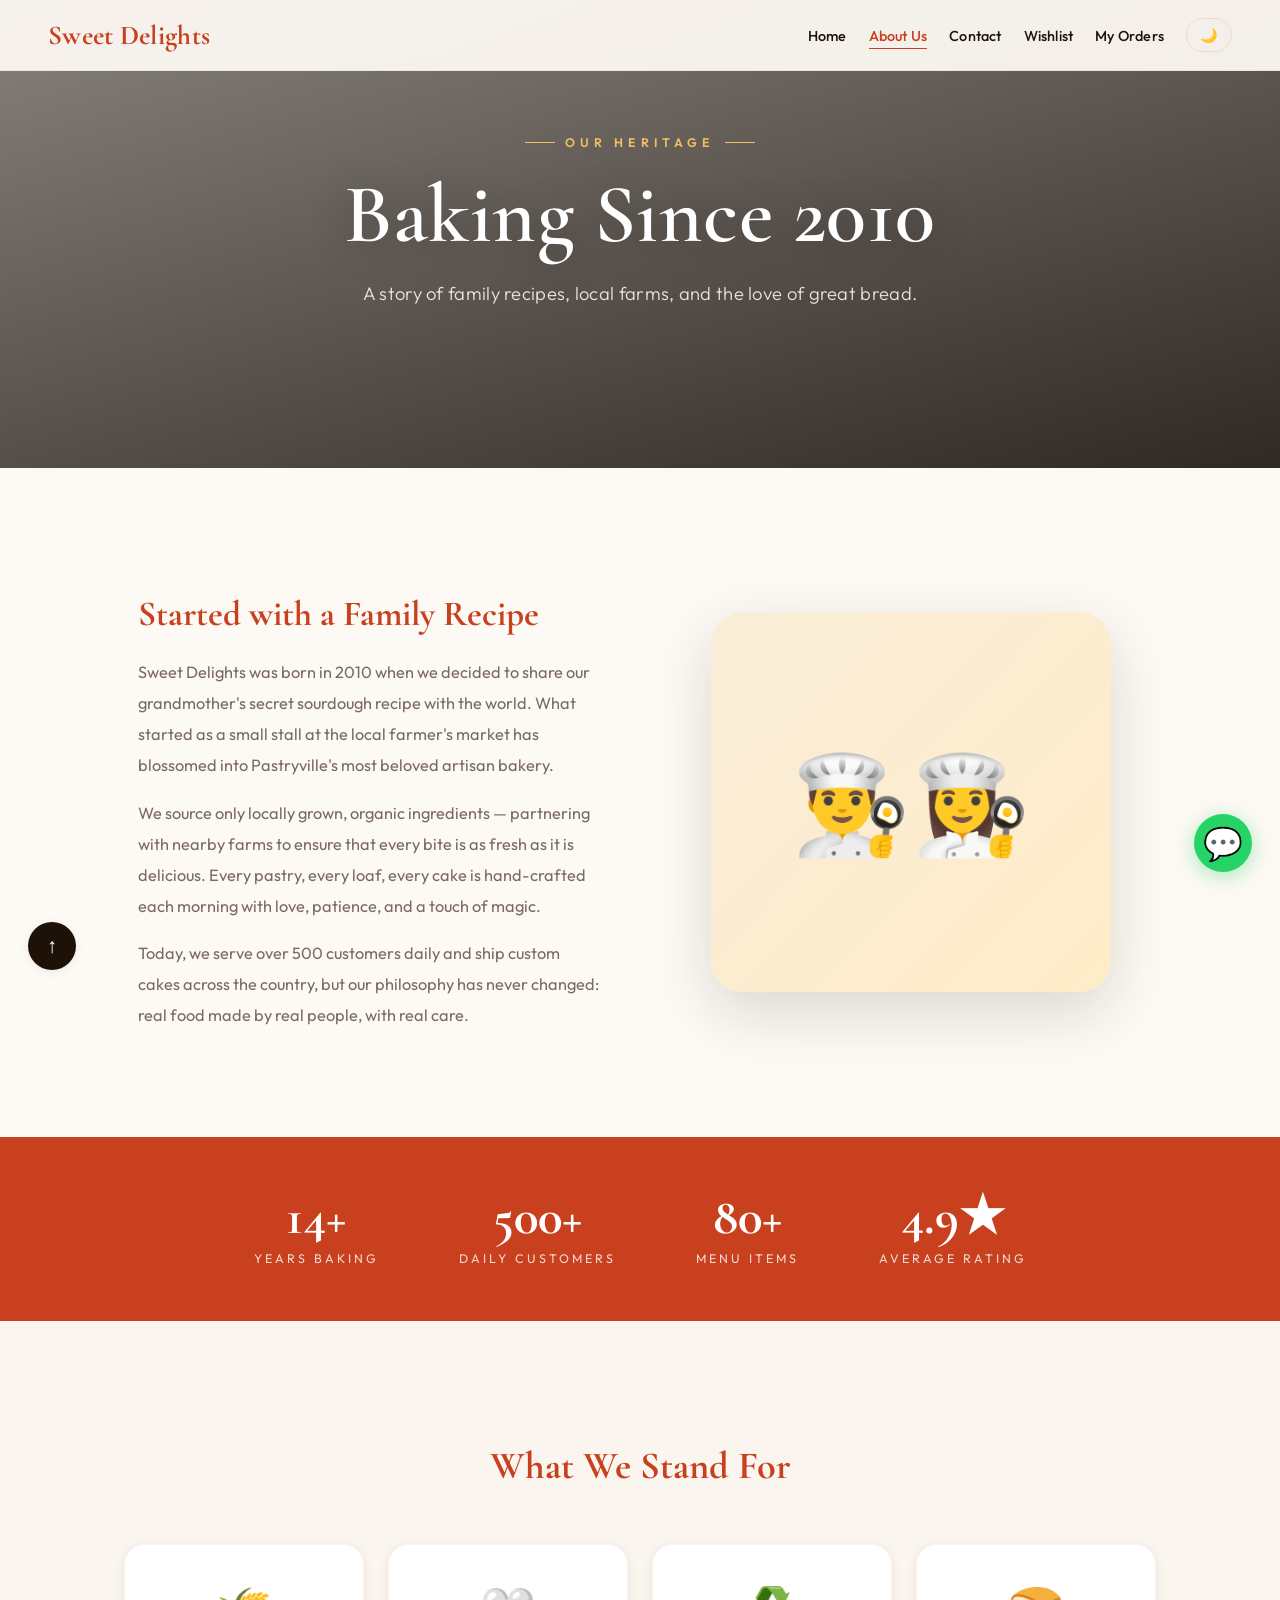
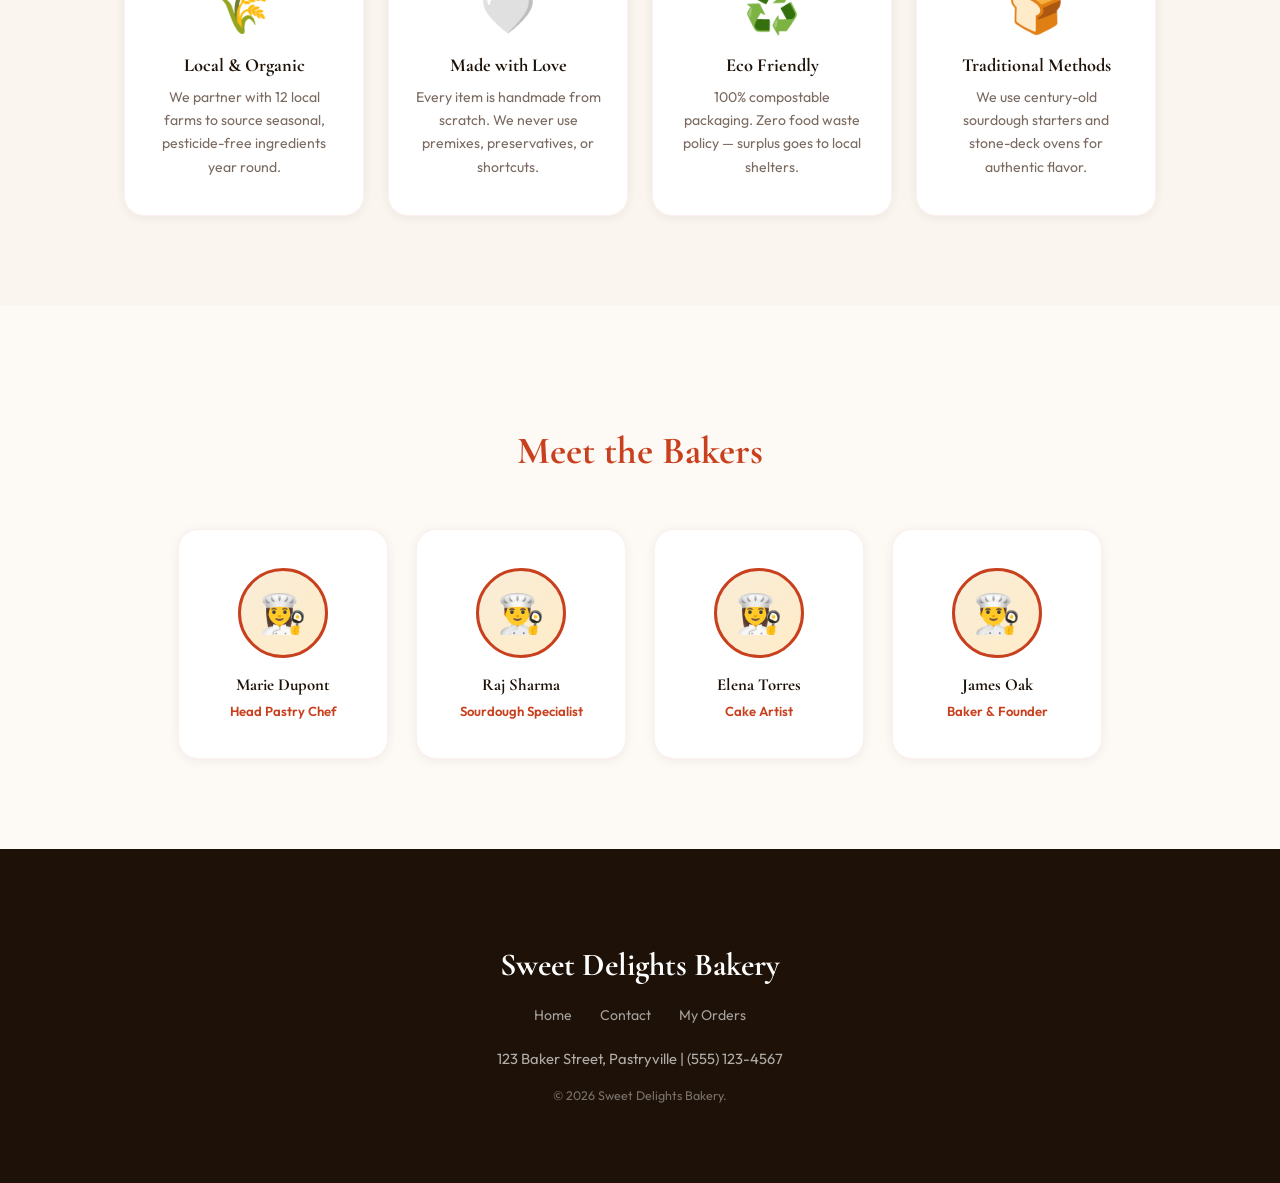
<file: about.html>
<!DOCTYPE html>
<html lang="en">
<head>
    <meta charset="UTF-8">
    <meta name="viewport" content="width=device-width, initial-scale=1.0">
    <title>Sweet Delights | About Us</title>
    <link rel="stylesheet" href="style.css">
</head>
<body class="page-fade-in">
    <div class="scroll-progress-container"><div class="scroll-progress-bar" id="myBar"></div></div>

    <nav class="navbar glass-nav">
        <h1 class="logo">Sweet Delights</h1>
        <div class="hamburger" id="hamburger"><span></span><span></span><span></span></div>
        <ul class="nav-links" id="nav-links">
            <li><a href="index.html">Home</a></li>
            <li><a href="about.html" class="active">About Us</a></li>
            <li><a href="contact.html">Contact</a></li>
            <li><a href="wishlist.html">Wishlist</a></li>
            <li><a href="orders.html">My Orders</a></li>
            <li><button id="theme-toggle" class="theme-btn">🌙</button></li>
        </ul>
    </nav>

    <header class="hero about-hero">
        <div class="hero-overlay"></div>
        <div class="hero-content">
            <div class="hero-eyebrow">Our Heritage</div>
            <h2>Baking Since 2010</h2>
            <p>A story of family recipes, local farms, and the love of great bread.</p>
        </div>
    </header>

    <section class="about-content">
        <div class="text-block fade-up">
            <h3>Started with a Family Recipe</h3>
            <p>Sweet Delights was born in 2010 when we decided to share our grandmother's secret sourdough recipe with the world. What started as a small stall at the local farmer's market has blossomed into Pastryville's most beloved artisan bakery.</p>
            <p>We source only locally grown, organic ingredients — partnering with nearby farms to ensure that every bite is as fresh as it is delicious. Every pastry, every loaf, every cake is hand-crafted each morning with love, patience, and a touch of magic.</p>
            <p>Today, we serve over 500 customers daily and ship custom cakes across the country, but our philosophy has never changed: real food made by real people, with real care.</p>
        </div>
        <div class="image-block fade-up delay-2">
            <div class="story-img">👨‍🍳👩‍🍳</div>
        </div>
    </section>

    <!-- STATS STRIP -->
    <div class="stats-strip">
        <div class="stat-item fade-up"><span class="num">14+</span><span class="label">Years Baking</span></div>
        <div class="stat-item fade-up delay-1"><span class="num">500+</span><span class="label">Daily Customers</span></div>
        <div class="stat-item fade-up delay-2"><span class="num">80+</span><span class="label">Menu Items</span></div>
        <div class="stat-item fade-up delay-3"><span class="num">4.9★</span><span class="label">Average Rating</span></div>
    </div>

    <!-- VALUES -->
    <section class="about-values">
        <h2 class="fade-up">What We Stand For</h2>
        <div class="values-grid">
            <div class="value-card fade-up delay-1">
                <span class="icon">🌾</span>
                <h4>Local & Organic</h4>
                <p>We partner with 12 local farms to source seasonal, pesticide-free ingredients year round.</p>
            </div>
            <div class="value-card fade-up delay-2">
                <span class="icon">🤍</span>
                <h4>Made with Love</h4>
                <p>Every item is handmade from scratch. We never use premixes, preservatives, or shortcuts.</p>
            </div>
            <div class="value-card fade-up delay-3">
                <span class="icon">♻️</span>
                <h4>Eco Friendly</h4>
                <p>100% compostable packaging. Zero food waste policy — surplus goes to local shelters.</p>
            </div>
            <div class="value-card fade-up delay-4">
                <span class="icon">🍞</span>
                <h4>Traditional Methods</h4>
                <p>We use century-old sourdough starters and stone-deck ovens for authentic flavor.</p>
            </div>
        </div>
    </section>

    <!-- TEAM -->
    <section class="team-section">
        <h2 class="fade-up">Meet the Bakers</h2>
        <div class="team-grid">
            <div class="team-card fade-up delay-1">
                <div class="team-avatar">👩‍🍳</div>
                <h4>Marie Dupont</h4>
                <span>Head Pastry Chef</span>
            </div>
            <div class="team-card fade-up delay-2">
                <div class="team-avatar">👨‍🍳</div>
                <h4>Raj Sharma</h4>
                <span>Sourdough Specialist</span>
            </div>
            <div class="team-card fade-up delay-3">
                <div class="team-avatar">👩‍🍳</div>
                <h4>Elena Torres</h4>
                <span>Cake Artist</span>
            </div>
            <div class="team-card fade-up delay-4">
                <div class="team-avatar">👨‍🍳</div>
                <h4>James Oak</h4>
                <span>Baker & Founder</span>
            </div>
        </div>
    </section>

    <a href="https://wa.me/919876543210" class="floating-chat" target="_blank" title="Chat with us!">
        <span style="font-size:32px;">💬</span>
    </a>

    <footer class="footer">
        <h3>Sweet Delights Bakery</h3>
        <div class="footer-links">
            <a href="index.html">Home</a>
            <a href="contact.html">Contact</a>
            <a href="orders.html">My Orders</a>
        </div>
        <p>123 Baker Street, Pastryville | (555) 123-4567</p>
        <p style="margin-top:14px;font-size:0.78rem;opacity:0.4;">&copy; <span id="current-year"></span> Sweet Delights Bakery.</p>
    </footer>

    <button id="back-to-top" class="back-to-top" title="Go to top">↑</button>
    <div id="toast-container"></div>
    <script src="script.js"></script>
</body>
</html>
</file>
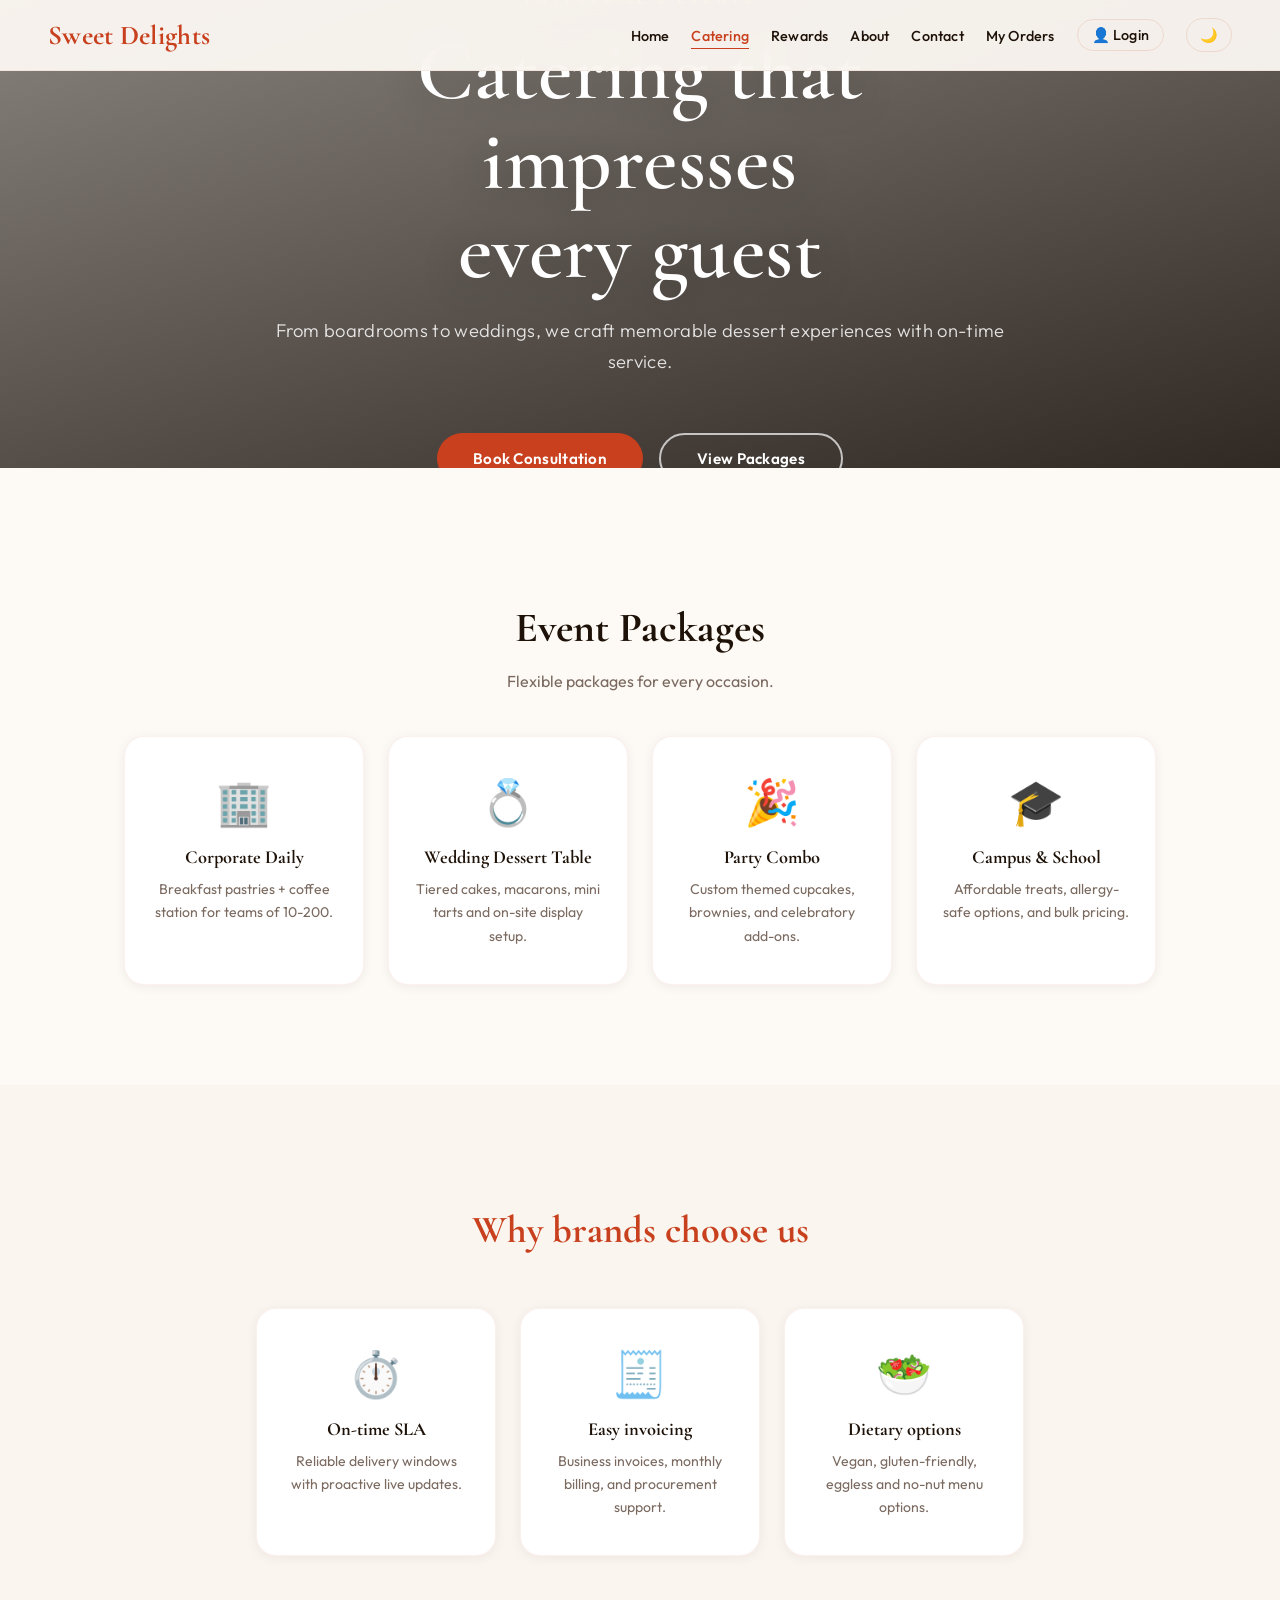
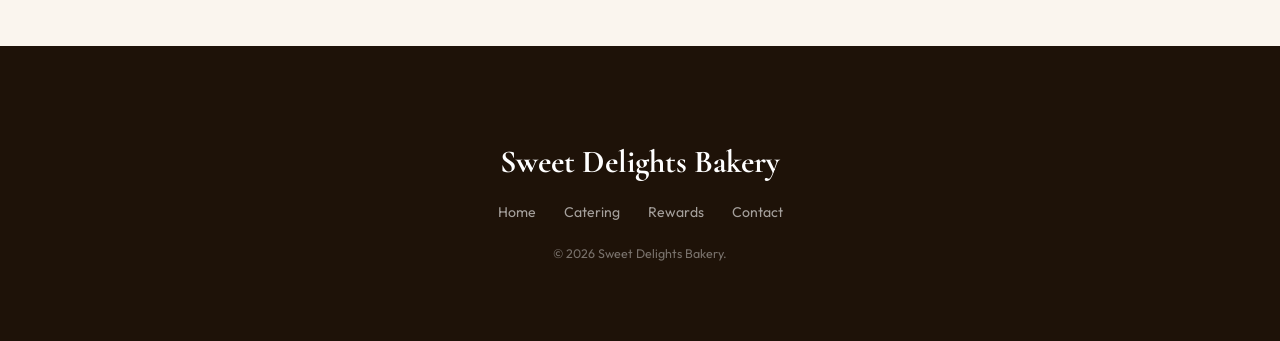
<file: catering.html>
<!DOCTYPE html>
<html lang="en">
<head>
  <meta charset="UTF-8">
  <meta name="viewport" content="width=device-width, initial-scale=1.0">
  <title>Catering & Events | Sweet Delights</title>
  <meta name="description" content="Premium bakery catering for weddings, offices, and events.">
  <link rel="stylesheet" href="style.css">
</head>
<body class="page-fade-in">
  <nav class="navbar glass-nav">
    <h1 class="logo">Sweet Delights</h1>
    <div class="hamburger" id="hamburger"><span></span><span></span><span></span></div>
    <ul class="nav-links" id="nav-links">
      <li><a href="index.html">Home</a></li>
      <li><a href="catering.html" class="active">Catering</a></li>
      <li><a href="rewards.html">Rewards</a></li>
      <li><a href="about.html">About</a></li>
      <li><a href="contact.html">Contact</a></li>
      <li><a href="orders.html">My Orders</a></li>
      <li><a href="#" id="auth-nav-link" class="nav-pill">👤 Login</a></li>
      <li><button id="theme-toggle" class="theme-btn">🌙</button></li>
    </ul>
  </nav>

  <header class="hero about-hero">
    <div class="hero-overlay"></div>
    <div class="hero-content">
      <div class="hero-eyebrow">Enterprise & Events</div>
      <h2>Catering that impresses<br>every guest</h2>
      <p>From boardrooms to weddings, we craft memorable dessert experiences with on-time service.</p>
      <div class="hero-buttons">
        <a class="btn" href="contact.html">Book Consultation</a>
        <a class="btn btn-outline" href="#packages">View Packages</a>
      </div>
    </div>
  </header>

  <section id="packages" class="menu-section">
    <h2>Event Packages</h2>
    <p class="section-subtitle">Flexible packages for every occasion.</p>
    <div class="values-grid">
      <article class="value-card"><span class="icon">🏢</span><h4>Corporate Daily</h4><p>Breakfast pastries + coffee station for teams of 10-200.</p></article>
      <article class="value-card"><span class="icon">💍</span><h4>Wedding Dessert Table</h4><p>Tiered cakes, macarons, mini tarts and on-site display setup.</p></article>
      <article class="value-card"><span class="icon">🎉</span><h4>Party Combo</h4><p>Custom themed cupcakes, brownies, and celebratory add-ons.</p></article>
      <article class="value-card"><span class="icon">🎓</span><h4>Campus & School</h4><p>Affordable treats, allergy-safe options, and bulk pricing.</p></article>
    </div>
  </section>

  <section class="about-values">
    <h2>Why brands choose us</h2>
    <div class="values-grid">
      <div class="value-card"><span class="icon">⏱️</span><h4>On-time SLA</h4><p>Reliable delivery windows with proactive live updates.</p></div>
      <div class="value-card"><span class="icon">🧾</span><h4>Easy invoicing</h4><p>Business invoices, monthly billing, and procurement support.</p></div>
      <div class="value-card"><span class="icon">🥗</span><h4>Dietary options</h4><p>Vegan, gluten-friendly, eggless and no-nut menu options.</p></div>
    </div>
  </section>

  <footer class="footer">
    <h3>Sweet Delights Bakery</h3>
    <div class="footer-links">
      <a href="index.html">Home</a><a href="catering.html">Catering</a><a href="rewards.html">Rewards</a><a href="contact.html">Contact</a>
    </div>
    <p style="margin-top:20px;font-size:0.78rem;opacity:0.4;">&copy; <span id="current-year"></span> Sweet Delights Bakery.</p>
  </footer>

  <div id="auth-modal" class="modal-overlay">
    <div class="checkout-card">
      <span class="close-modal" id="close-auth">&times;</span>
      <h3 id="auth-title" style="color:var(--primary);margin-top:0;font-size:1.6rem;">Welcome Back! 👋</h3>
      <form id="auth-form" class="custom-form">
        <div class="input-group" id="name-group" style="display:none;"><input type="text" id="auth-name" placeholder=" "><label for="auth-name">Full Name</label></div>
        <div class="input-group"><input type="email" id="auth-email" required placeholder=" "><label for="auth-email">Email Address</label></div>
        <div class="input-group"><input type="password" id="auth-pass" required placeholder=" "><label for="auth-pass">Password</label></div>
        <button type="submit" class="btn ripple" style="width:100%;margin-top:0;">Submit</button>
        <p style="margin-top:16px;font-size:0.88rem;color:var(--text-muted);cursor:pointer;text-align:center;" id="toggle-auth">Don't have an account? Sign up</p>
      </form>
    </div>
  </div>

  <script src="script.js"></script>
</body>
</html>
</file>
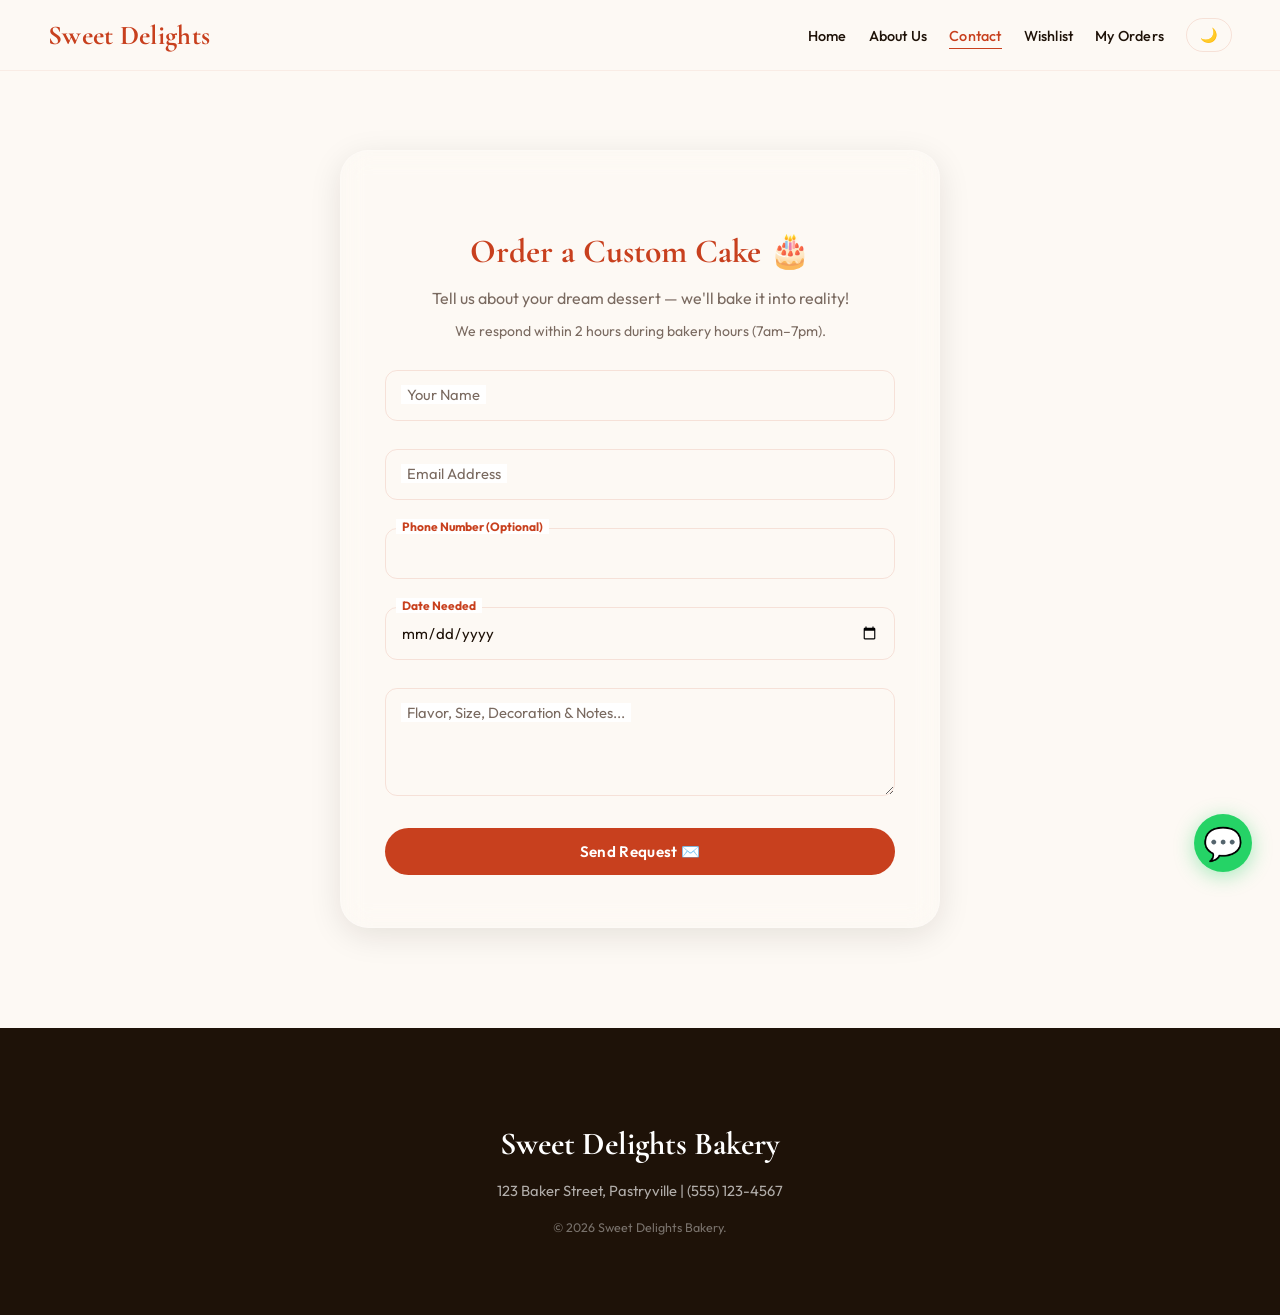
<file: contact.html>
<!DOCTYPE html>
<html lang="en">
<head>
    <meta charset="UTF-8">
    <meta name="viewport" content="width=device-width, initial-scale=1.0">
    <title>Sweet Delights | Contact</title>
    <link rel="stylesheet" href="style.css">
</head>
<body class="page-fade-in">
    <div class="scroll-progress-container"><div class="scroll-progress-bar" id="myBar"></div></div>

    <nav class="navbar glass-nav">
        <h1 class="logo">Sweet Delights</h1>
        <div class="hamburger" id="hamburger"><span></span><span></span><span></span></div>
        <ul class="nav-links" id="nav-links">
            <li><a href="index.html">Home</a></li>
            <li><a href="about.html">About Us</a></li>
            <li><a href="contact.html" class="active">Contact</a></li>
            <li><a href="wishlist.html">Wishlist</a></li>
            <li><a href="orders.html">My Orders</a></li>
            <li><button id="theme-toggle" class="theme-btn">🌙</button></li>
        </ul>
    </nav>

    <section class="contact-section">
        <div class="contact-container glass-card fade-up">
            <h2>Order a Custom Cake 🎂</h2>
            <p style="color:var(--text-muted);margin-bottom:6px;">Tell us about your dream dessert — we'll bake it into reality!</p>
            <p style="color:var(--text-muted);font-size:0.88rem;margin-bottom:0;">We respond within 2 hours during bakery hours (7am–7pm).</p>
            <form id="orderForm" class="custom-form">
                <div class="input-group">
                    <input type="text" id="name" required autocomplete="name" placeholder=" ">
                    <label for="name">Your Name</label>
                </div>
                <div class="input-group">
                    <input type="email" id="email" required autocomplete="email" placeholder=" ">
                    <label for="email">Email Address</label>
                </div>
                <div class="input-group">
                    <input type="tel" id="phone" autocomplete="tel" placeholder=" ">
                    <label for="phone">Phone Number (Optional)</label>
                </div>
                <div class="input-group">
                    <input type="date" id="date" required>
                    <label for="date" class="date-label">Date Needed</label>
                </div>
                <div class="input-group">
                    <textarea id="details" rows="4" required placeholder=" "></textarea>
                    <label for="details">Flavor, Size, Decoration & Notes...</label>
                </div>
                <button type="submit" class="btn submit-btn" id="submitBtn" style="width:100%;margin-top:0;">
                    <span class="btn-text">Send Request ✉️</span>
                </button>
            </form>
        </div>
    </section>

    <a href="https://wa.me/919876543210" class="floating-chat" target="_blank" title="Chat with us!">
        <span style="font-size:32px;">💬</span>
    </a>

    <footer class="footer">
        <h3>Sweet Delights Bakery</h3>
        <p>123 Baker Street, Pastryville | (555) 123-4567</p>
        <p style="margin-top:14px;font-size:0.78rem;opacity:0.4;">&copy; <span id="current-year"></span> Sweet Delights Bakery.</p>
    </footer>

    <div id="toast-container"></div>
    <script src="script.js"></script>
</body>
</html>
</file>
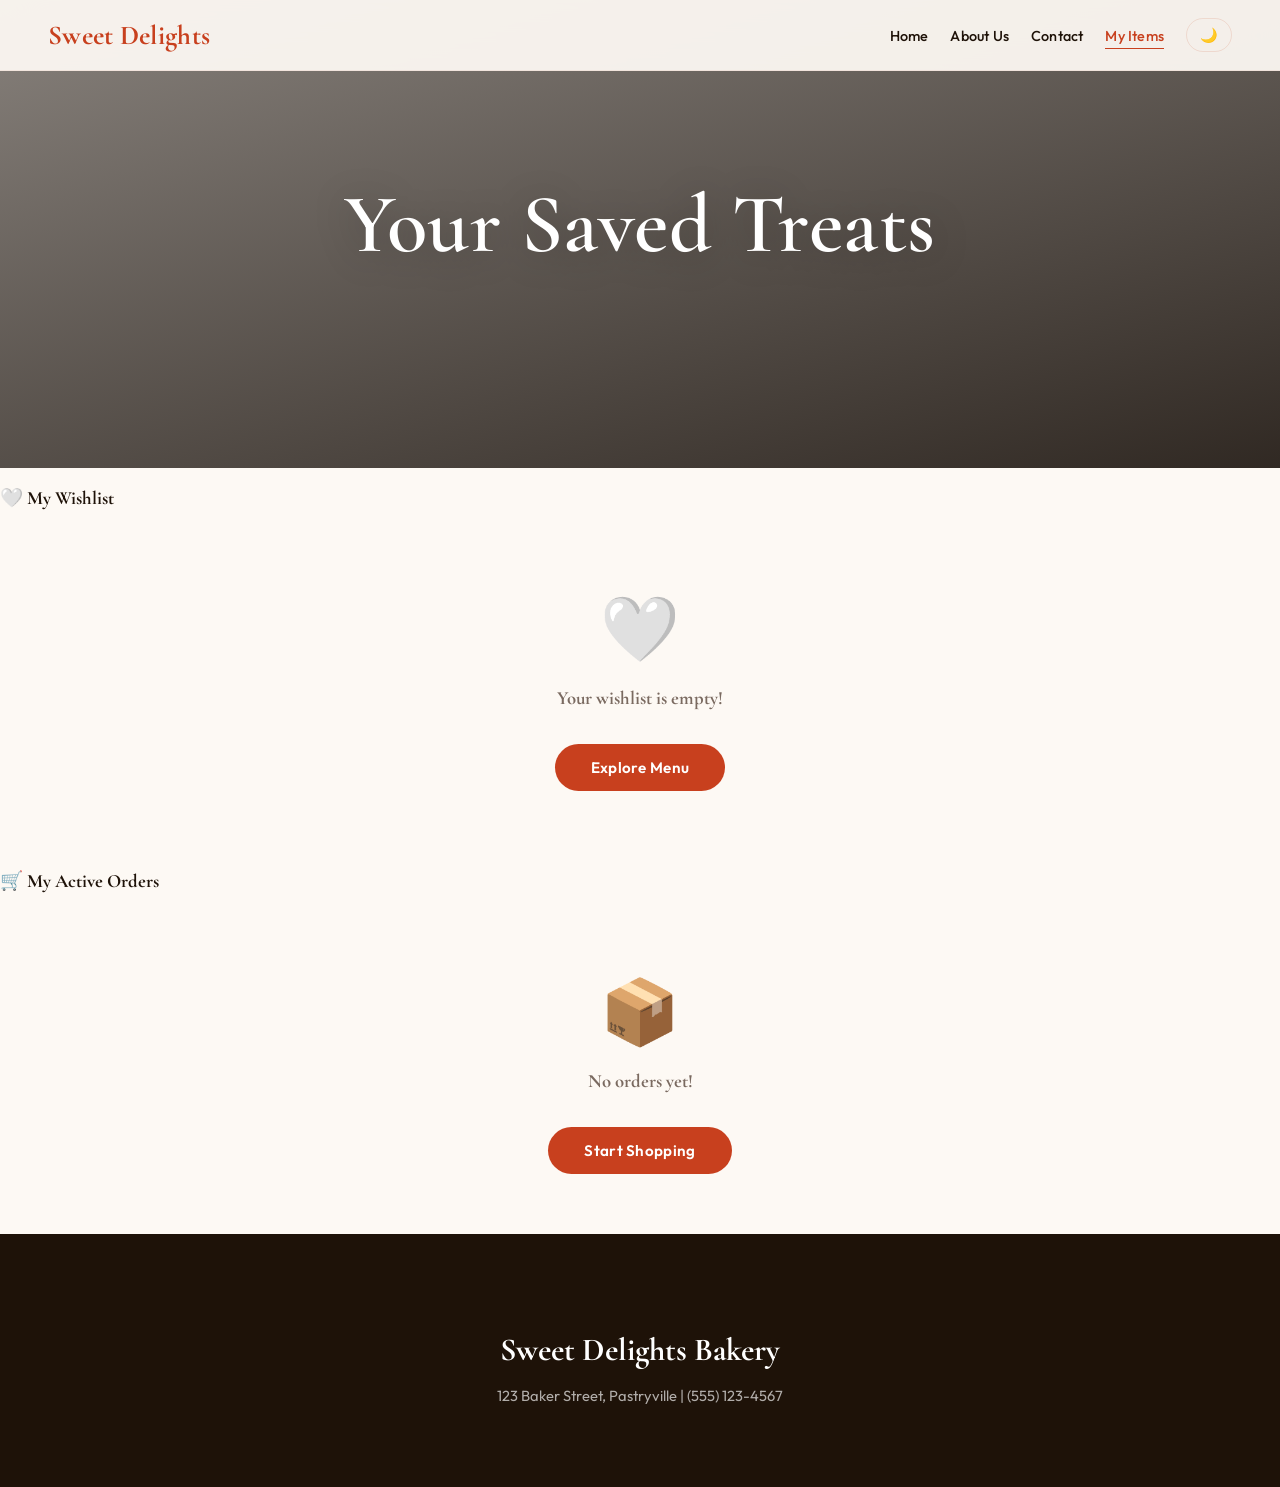
<file: my-items.html>
<!DOCTYPE html>
<html lang="en">
<head>
    <meta charset="UTF-8">
    <meta name="viewport" content="width=device-width, initial-scale=1.0">
    <title>Sweet Delights | My Items</title>
    <link rel="stylesheet" href="style.css">
</head>
<body class="page-fade-in">

    <nav class="navbar glass-nav">
        <h1 class="logo">Sweet Delights</h1>
        <ul class="nav-links">
            <li><a href="index.html">Home</a></li>
            <li><a href="about.html">About Us</a></li>
            <li><a href="contact.html">Contact</a></li>
            <li><a href="my-items.html" class="active">My Items</a></li>
            <li><button id="theme-toggle" class="theme-btn">🌙</button></li>
        </ul>
    </nav>

    <header class="about-hero hero" style="height: 30vh;">
        <div class="hero-overlay"></div>
        <div class="hero-content fade-up">
            <h2>Your Saved Treats</h2>
        </div>
    </header>

    <section class="saved-items-section">
        <div class="saved-container fade-up delay-1">
            <h3 class="section-title">🤍 My Wishlist</h3>
            <div id="wishlist-container" class="saved-grid">
                </div>
        </div>

        <div class="saved-container fade-up delay-2">
            <h3 class="section-title">🛒 My Active Orders</h3>
            <div id="orders-container" class="saved-grid">
                </div>
        </div>
    </section>

    <footer class="footer">
        <h3>Sweet Delights Bakery</h3>
        <p>123 Baker Street, Pastryville | (555) 123-4567</p>
    </footer>

    <script src="script.js"></script>
</body>
</html>
</file>
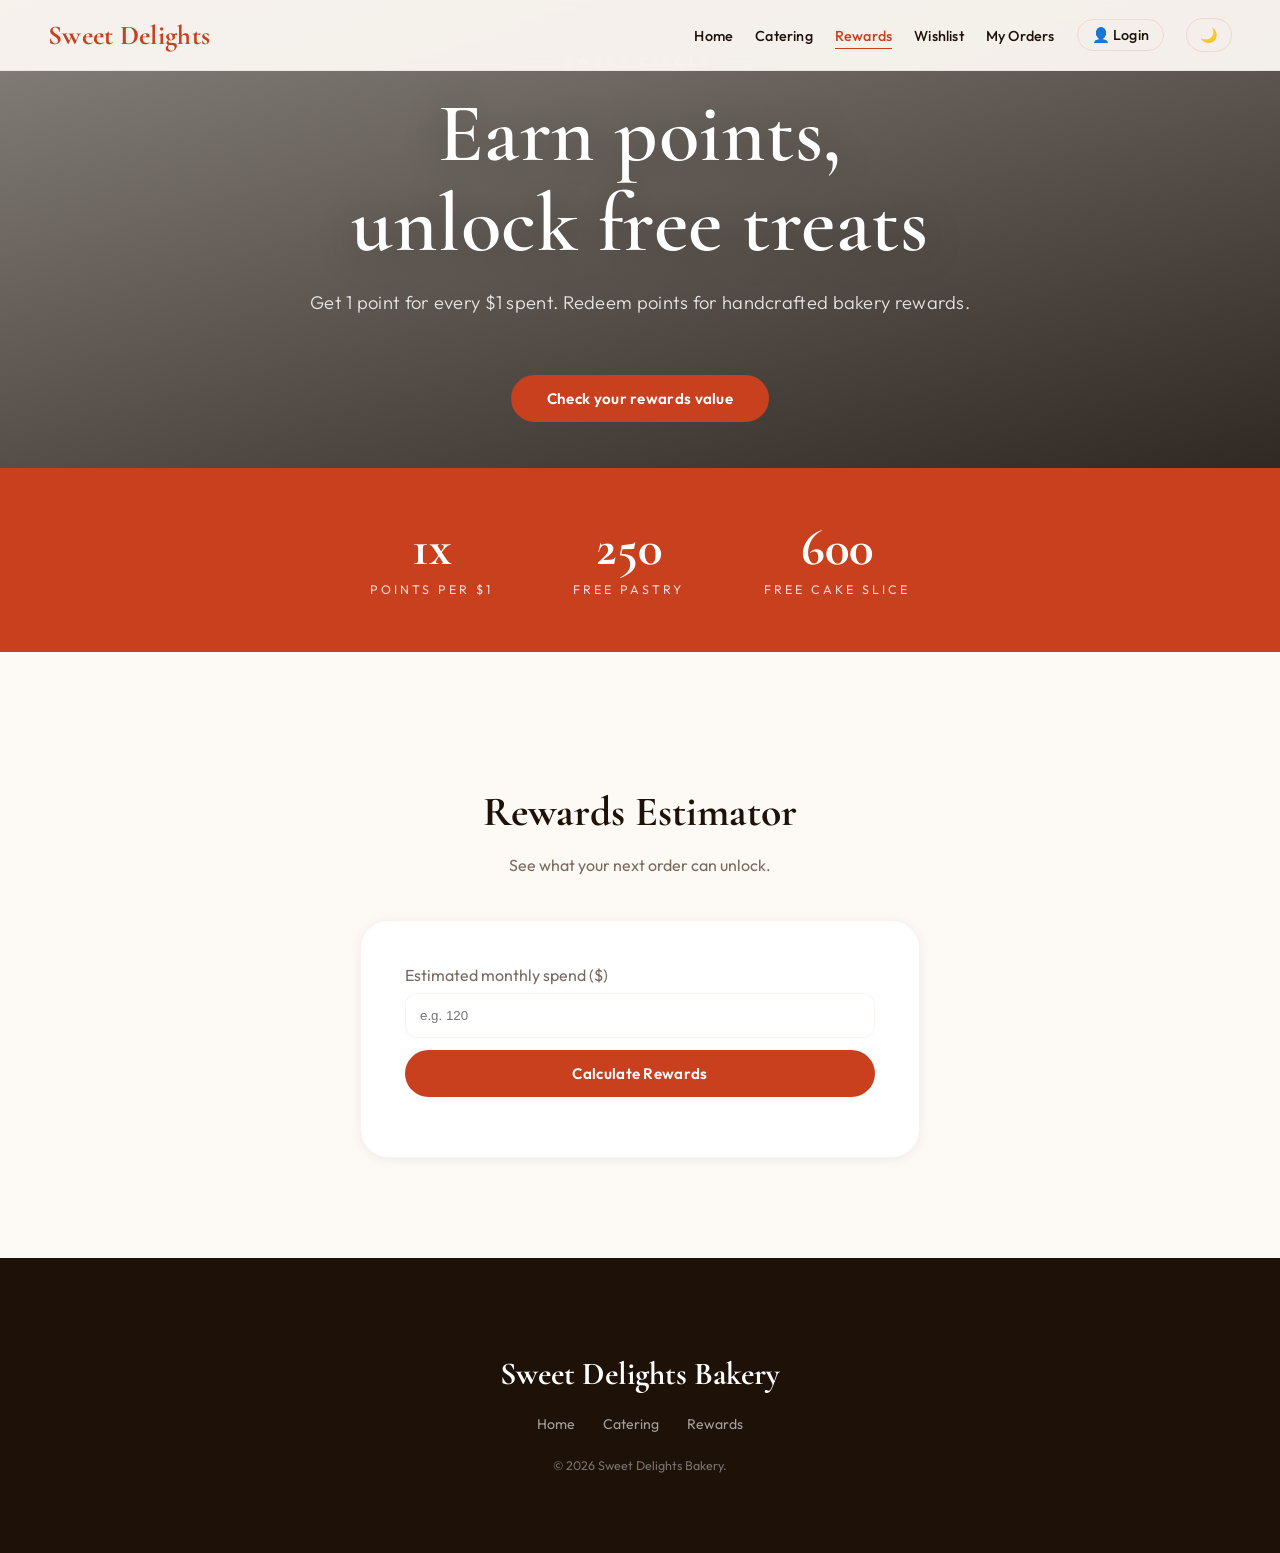
<file: rewards.html>
<!DOCTYPE html>
<html lang="en">
<head>
  <meta charset="UTF-8">
  <meta name="viewport" content="width=device-width, initial-scale=1.0">
  <title>Rewards Club | Sweet Delights</title>
  <meta name="description" content="Earn bakery points and redeem free treats.">
  <link rel="stylesheet" href="style.css">
</head>
<body class="page-fade-in">
  <nav class="navbar glass-nav">
    <h1 class="logo">Sweet Delights</h1>
    <div class="hamburger" id="hamburger"><span></span><span></span><span></span></div>
    <ul class="nav-links" id="nav-links">
      <li><a href="index.html">Home</a></li>
      <li><a href="catering.html">Catering</a></li>
      <li><a href="rewards.html" class="active">Rewards</a></li>
      <li><a href="wishlist.html">Wishlist</a></li>
      <li><a href="orders.html">My Orders</a></li>
      <li><a href="#" id="auth-nav-link" class="nav-pill">👤 Login</a></li>
      <li><button id="theme-toggle" class="theme-btn">🌙</button></li>
    </ul>
  </nav>

  <header class="hero about-hero">
    <div class="hero-overlay"></div>
    <div class="hero-content">
      <div class="hero-eyebrow">Sweet Circle</div>
      <h2>Earn points,<br>unlock free treats</h2>
      <p>Get 1 point for every $1 spent. Redeem points for handcrafted bakery rewards.</p>
      <a class="btn" href="#reward-calc">Check your rewards value</a>
    </div>
  </header>

  <section class="stats-strip">
    <div class="stat-item"><span class="num">1x</span><span class="label">Points per $1</span></div>
    <div class="stat-item"><span class="num">250</span><span class="label">Free pastry</span></div>
    <div class="stat-item"><span class="num">600</span><span class="label">Free cake slice</span></div>
  </section>

  <section class="menu-section" id="reward-calc">
    <h2>Rewards Estimator</h2>
    <p class="section-subtitle">See what your next order can unlock.</p>
    <div class="feedback-container" style="max-width:560px;">
      <label for="reward-spend" style="display:block;text-align:left;margin-bottom:8px;color:var(--text-muted);">Estimated monthly spend ($)</label>
      <input id="reward-spend" type="number" min="0" step="1" placeholder="e.g. 120" style="width:100%;padding:14px;border-radius:12px;border:1px solid var(--border-subtle);margin-bottom:12px;">
      <button class="btn" id="calculate-rewards" style="width:100%;margin-top:0;">Calculate Rewards</button>
      <div id="reward-result" style="margin-top:16px;color:var(--text-muted);"></div>
    </div>
  </section>

  <footer class="footer">
    <h3>Sweet Delights Bakery</h3>
    <div class="footer-links"><a href="index.html">Home</a><a href="catering.html">Catering</a><a href="rewards.html">Rewards</a></div>
    <p style="margin-top:20px;font-size:0.78rem;opacity:0.4;">&copy; <span id="current-year"></span> Sweet Delights Bakery.</p>
  </footer>

  <div id="auth-modal" class="modal-overlay">
    <div class="checkout-card">
      <span class="close-modal" id="close-auth">&times;</span>
      <h3 id="auth-title" style="color:var(--primary);margin-top:0;font-size:1.6rem;">Welcome Back! 👋</h3>
      <form id="auth-form" class="custom-form">
        <div class="input-group" id="name-group" style="display:none;"><input type="text" id="auth-name" placeholder=" "><label for="auth-name">Full Name</label></div>
        <div class="input-group"><input type="email" id="auth-email" required placeholder=" "><label for="auth-email">Email Address</label></div>
        <div class="input-group"><input type="password" id="auth-pass" required placeholder=" "><label for="auth-pass">Password</label></div>
        <button type="submit" class="btn ripple" style="width:100%;margin-top:0;">Submit</button>
        <p style="margin-top:16px;font-size:0.88rem;color:var(--text-muted);cursor:pointer;text-align:center;" id="toggle-auth">Don't have an account? Sign up</p>
      </form>
    </div>
  </div>

  <script src="script.js"></script>
</body>
</html>
</file>
<file: style.css>
/* ==========================================================================
   SWEET DELIGHTS BAKERY — PREMIUM STYLESHEET v6.0
   ========================================================================== */
@import url('https://fonts.googleapis.com/css2?family=Cormorant+Garamond:ital,wght@0,400;0,600;0,700;1,400&family=Outfit:wght@300;400;500;600;700&display=swap');

:root {
    --primary: #c8401e;
    --primary-light: #e0551f;
    --primary-dark: #a33218;
    --primary-glow: rgba(200, 64, 30, 0.12);
    --gold: #c9963e;
    --gold-light: #f0c060;
    --text-dark: #1e1208;
    --text-muted: #7a6a60;
    --bg-light: #fdf9f4;
    --bg-warm: #faf5ee;
    --card-bg: #ffffff;
    --nav-bg: rgba(253, 249, 244, 0.94);
    --footer-bg: #1e1208;
    --border-color: rgba(200, 64, 30, 0.13);
    --border-subtle: rgba(200, 64, 30, 0.07);
    --shadow-sm: 0 2px 12px rgba(30, 18, 8, 0.06);
    --shadow-md: 0 8px 32px rgba(30, 18, 8, 0.10);
    --shadow-lg: 0 20px 60px rgba(30, 18, 8, 0.15);
    --transition: all 0.35s cubic-bezier(0.4, 0, 0.2, 1);
    --radius: 20px;
}

body.dark-mode {
    --text-dark: #f5ede4;
    --text-muted: #a08878;
    --bg-light: #140c06;
    --bg-warm: #1a1008;
    --card-bg: #1f140a;
    --nav-bg: rgba(20, 12, 6, 0.95);
    --footer-bg: #0a0503;
    --border-color: rgba(200, 64, 30, 0.22);
    --border-subtle: rgba(200, 64, 30, 0.10);
    --shadow-sm: 0 2px 12px rgba(0, 0, 0, 0.3);
    --shadow-md: 0 8px 32px rgba(0, 0, 0, 0.4);
    --shadow-lg: 0 20px 60px rgba(0, 0, 0, 0.5);
}

*, *::before, *::after { box-sizing: border-box; -webkit-tap-highlight-color: transparent; }

html { scroll-behavior: smooth; }

body, html {
    margin: 0; padding: 0;
    font-family: 'Outfit', 'Helvetica Neue', Arial, sans-serif;
    background-color: var(--bg-light);
    color: var(--text-dark);
    overflow-x: hidden;
    transition: background-color 0.5s ease, color 0.5s ease;
}

h1, h2, h3, h4, .logo {
    font-family: 'Cormorant Garamond', Georgia, serif;
}

.page-fade-in { animation: fadeInPage 0.6s ease-out both; }
@keyframes fadeInPage { from { opacity: 0; transform: translateY(6px); } to { opacity: 1; transform: translateY(0); } }

/* ──────────────── PRELOADER ──────────────── */
#premium-loader {
    position: fixed; top: 0; left: 0; width: 100%; height: 100vh;
    background: var(--footer-bg); color: #fdf9f4;
    z-index: 100000; display: flex; justify-content: center; align-items: center;
    transition: opacity 0.7s ease, transform 0.9s cubic-bezier(0.77, 0, 0.175, 1);
}
#premium-loader.loaded { opacity: 0; transform: translateY(-100%); pointer-events: none; }
.loader-content { display: flex; flex-direction: column; align-items: center; gap: 6px; }
.loader-title { font-size: 0.78rem; letter-spacing: 6px; text-transform: uppercase; color: var(--gold); font-weight: 600; }
.loader-percentage { font-size: 7rem; font-weight: 300; line-height: 1; font-family: 'Cormorant Garamond', serif; color: white; }
.loader-bar-container { width: 180px; height: 1px; background: rgba(255,255,255,0.12); border-radius: 2px; margin-top: 16px; overflow: hidden; }
.loader-bar-fill { height: 100%; background: var(--primary); width: 0%; transition: width 0.1s ease; }

/* ──────────────── SCROLL PROGRESS ──────────────── */
.scroll-progress-container { width: 100%; height: 2px; position: fixed; top: 0; z-index: 99999; }
.scroll-progress-bar { height: 100%; background: linear-gradient(90deg, var(--primary), var(--gold)); width: 0%; transition: width 0.1s linear; }

/* ──────────────── NAVBAR ──────────────── */
.navbar {
    display: flex; justify-content: space-between; align-items: center;
    padding: 18px 48px; position: fixed; width: 100%; top: 0; z-index: 9000;
    background: var(--nav-bg); backdrop-filter: blur(20px); -webkit-backdrop-filter: blur(20px);
    border-bottom: 1px solid var(--border-subtle);
    transition: background 0.5s ease, box-shadow 0.3s ease, padding 0.3s ease;
}
.navbar.scrolled { box-shadow: var(--shadow-sm); padding: 14px 48px; }
.logo { margin: 0; color: var(--primary); font-size: 1.7rem; letter-spacing: 0.3px; cursor: pointer; }

.nav-links { list-style: none; display: flex; gap: 22px; margin: 0; align-items: center; padding: 0; }
.nav-links a {
    text-decoration: none; color: var(--text-dark); font-weight: 500; font-size: 0.9rem;
    position: relative; transition: color 0.3s ease; letter-spacing: 0.2px;
}
.nav-links a::after {
    content: ''; position: absolute; width: 0; height: 1.5px; bottom: -4px; left: 0;
    background: var(--primary); transition: width 0.3s cubic-bezier(0.4, 0, 0.2, 1);
}
.nav-links a:hover::after, .nav-links a.active::after { width: 100%; }
.nav-links a:hover, .nav-links a.active { color: var(--primary); }

.nav-pill {
    background: transparent; border: 1.5px solid var(--border-color); color: var(--text-dark);
    padding: 6px 14px; border-radius: 50px; font-weight: 600; cursor: pointer;
    transition: var(--transition); font-size: 0.85rem; font-family: 'Outfit', sans-serif;
    display: flex; align-items: center; gap: 5px;
}
.nav-pill:hover { background: var(--primary); color: white; border-color: var(--primary); }
.nav-pill.active-pill { background: var(--primary); color: white; border-color: var(--primary); }

.theme-btn {
    background: transparent; border: 1.5px solid var(--border-color); color: var(--text-dark);
    padding: 7px 13px; border-radius: 50px; font-weight: 600; cursor: pointer;
    transition: var(--transition); font-size: 0.88rem; font-family: 'Outfit', sans-serif;
}
.theme-btn:hover { background: var(--primary); color: white; border-color: var(--primary); }

.tray-btn {
    background: transparent; border: none; font-size: 1.3rem; position: relative;
    cursor: pointer; transition: transform 0.3s ease; color: var(--text-dark); padding: 4px;
}
.tray-btn:hover { transform: scale(1.15); }

.store-status-badge {
    font-size: 0.8rem; font-weight: 700; background: rgba(46,204,113,0.12); color: #27ae60;
    padding: 5px 12px; border-radius: 50px; display: flex; align-items: center; gap: 4px;
    font-family: 'Outfit', sans-serif;
}
.store-status-badge.closed { background: rgba(231,76,60,0.12); color: #e74c3c; }

.badge {
    position: absolute; top: -5px; right: -10px; background: #e74c3c; color: white;
    font-size: 0.7rem; font-weight: 700; padding: 2px 6px; border-radius: 50%;
    font-family: 'Outfit', sans-serif; transition: transform 0.3s cubic-bezier(0.175, 0.885, 0.32, 1.275);
}
.badge.pop { transform: scale(1.7); }

/* ──────────────── HAMBURGER ──────────────── */
.hamburger { display: none; flex-direction: column; gap: 5px; cursor: pointer; z-index: 200; padding: 5px; }
.hamburger span { width: 25px; height: 2px; background: var(--primary); transition: 0.35s; border-radius: 2px; }
.hamburger.toggle span:nth-child(1) { transform: rotate(-45deg) translate(-5px, 6px); }
.hamburger.toggle span:nth-child(2) { opacity: 0; transform: translateX(-10px); }
.hamburger.toggle span:nth-child(3) { transform: rotate(45deg) translate(-5px, -6px); }

/* ──────────────── HERO ──────────────── */
.hero {
    height: 100vh; position: relative; display: flex; align-items: center;
    justify-content: center; text-align: center; overflow: hidden;
}
.hero-slider { position: absolute; top: 0; left: 0; width: 100%; height: 100%; z-index: 1; }
.slide {
    position: absolute; top: 0; left: 0; width: 100%; height: 100%;
    background-size: cover; background-position: center; opacity: 0;
    transition: opacity 1.6s ease-in-out;
}
.slide.active { opacity: 1; animation: kenBurns 10s ease-in-out forwards; }
@keyframes kenBurns { 0% { transform: scale(1); } 100% { transform: scale(1.08); } }
.hero-overlay {
    position: absolute; top: 0; left: 0; width: 100%; height: 100%;
    background: linear-gradient(165deg, rgba(20,12,6,0.4) 0%, rgba(20,12,6,0.82) 100%);
    z-index: 2;
}
.hero-content { position: relative; z-index: 3; color: white; max-width: 800px; padding: 0 28px; }
.hero-eyebrow {
    display: inline-flex; align-items: center; gap: 10px;
    font-size: 0.78rem; letter-spacing: 5px; text-transform: uppercase;
    color: var(--gold-light); font-weight: 600; margin-bottom: 20px;
    opacity: 0; animation: fadeUpDelay 0.9s 0.3s ease-out forwards;
}
.hero-eyebrow::before, .hero-eyebrow::after { content: ''; width: 30px; height: 1px; background: var(--gold-light); }
.hero-content h2 {
    font-size: clamp(3rem, 6.5vw, 5.5rem); margin: 0 0 18px; font-weight: 600;
    letter-spacing: 0.5px; line-height: 1.08;
    text-shadow: 0 4px 40px rgba(0,0,0,0.3);
    opacity: 0; animation: fadeUpDelay 0.9s 0.5s ease-out forwards;
}
.hero-content p {
    font-size: 1.15rem; opacity: 0; margin-bottom: 32px; font-weight: 300;
    letter-spacing: 0.3px; color: rgba(255,255,255,0.85); line-height: 1.7;
    animation: fadeUpDelay 0.9s 0.7s ease-out forwards;
}
.hero-buttons {
    display: flex; gap: 16px; justify-content: center; flex-wrap: wrap;
    opacity: 0; animation: fadeUpDelay 0.9s 0.9s ease-out forwards;
}
@keyframes fadeUpDelay { from { opacity: 0; transform: translateY(28px); } to { opacity: 1; transform: translateY(0); } }
.slide-dots { position: absolute; bottom: 28px; left: 50%; transform: translateX(-50%); z-index: 4; display: flex; gap: 10px; }
.dot { width: 7px; height: 7px; border-radius: 50%; background: rgba(255,255,255,0.35); cursor: pointer; transition: all 0.3s ease; border: none; }
.dot.active { background: white; width: 22px; border-radius: 4px; }

/* ──────────────── MARQUEE ──────────────── */
.marquee-section {
    background: var(--footer-bg); color: var(--gold); padding: 14px 0;
    overflow: hidden; white-space: nowrap; display: flex;
}
.marquee-inner {
    display: flex; animation: marqueeScroll 28s linear infinite;
    font-size: 0.88rem; font-weight: 600; letter-spacing: 3px; text-transform: uppercase;
}
.marquee-inner span { padding: 0 28px; }
.marquee-section:hover .marquee-inner { animation-play-state: paused; }
@keyframes marqueeScroll { 0% { transform: translateX(0); } 100% { transform: translateX(-50%); } }

/* ──────────────── ABOUT HERO ──────────────── */
.about-hero {
    height: 52vh !important;
    background-image: url('https://images.unsplash.com/photo-1556909212-d5b604d0c90d?ixlib=rb-1.2.1&auto=format&fit=crop&w=1950&q=80') !important;
    background-size: cover !important; background-position: center !important;
}
.about-hero .hero-overlay { background: linear-gradient(165deg, rgba(20,12,6,0.5) 0%, rgba(20,12,6,0.88) 100%) !important; }

/* ──────────────── ABOUT CONTENT ──────────────── */
.about-content { max-width: 1100px; margin: 0 auto; padding: 90px 48px; display: grid; grid-template-columns: 1fr 1fr; gap: 80px; align-items: center; }
.text-block h3 { font-size: 2.2rem; color: var(--primary); margin-bottom: 22px; line-height: 1.2; }
.text-block p { line-height: 1.9; color: var(--text-muted); margin-bottom: 16px; font-size: 1.02rem; }
.image-block { display: flex; justify-content: center; align-items: center; }
.story-img { width: 100%; max-width: 400px; height: 380px; border-radius: 32px; background: linear-gradient(135deg, #f9edd8, #ffecc8); display: flex; align-items: center; justify-content: center; font-size: 6rem; box-shadow: var(--shadow-lg); }

/* ──────────────── STATS ──────────────── */
.stats-strip { background: var(--primary); color: white; padding: 55px 48px; display: flex; justify-content: center; gap: 80px; flex-wrap: wrap; }
.stat-item { text-align: center; }
.stat-item .num { font-size: 3.2rem; font-weight: 700; font-family: 'Cormorant Garamond', serif; display: block; line-height: 1; }
.stat-item .label { font-size: 0.78rem; opacity: 0.8; letter-spacing: 3px; text-transform: uppercase; margin-top: 8px; display: block; }

/* ──────────────── VALUES ──────────────── */
.about-values { background: var(--bg-warm); padding: 90px 48px; transition: background-color 0.5s ease; }
.about-values h2 { text-align: center; font-size: 2.4rem; color: var(--primary); margin-bottom: 55px; }
.values-grid { display: flex; justify-content: center; gap: 24px; flex-wrap: wrap; max-width: 1100px; margin: 0 auto; }
.value-card {
    background: var(--card-bg); border-radius: var(--radius); padding: 36px 26px;
    text-align: center; width: 240px; box-shadow: var(--shadow-sm);
    transition: var(--transition); border: 1px solid var(--border-subtle);
}
.value-card:hover { transform: translateY(-10px); box-shadow: var(--shadow-md); }
.value-card .icon { font-size: 2.8rem; margin-bottom: 16px; display: block; }
.value-card h4 { font-size: 1.15rem; color: var(--text-dark); margin: 0 0 10px; }
.value-card p { color: var(--text-muted); font-size: 0.88rem; margin: 0; line-height: 1.65; }

/* ──────────────── TEAM ──────────────── */
.team-section { padding: 90px 48px; max-width: 1100px; margin: 0 auto; }
.team-section h2 { text-align: center; font-size: 2.4rem; color: var(--primary); margin-bottom: 55px; }
.team-grid { display: flex; justify-content: center; gap: 28px; flex-wrap: wrap; }
.team-card { background: var(--card-bg); border-radius: var(--radius); padding: 38px 24px; text-align: center; width: 210px; box-shadow: var(--shadow-sm); transition: var(--transition); border: 1px solid var(--border-subtle); }
.team-card:hover { transform: translateY(-10px); box-shadow: var(--shadow-md); }
.team-avatar { width: 90px; height: 90px; border-radius: 50%; background: linear-gradient(135deg, #f9edd8, #ffecc8); display: flex; align-items: center; justify-content: center; font-size: 2.4rem; margin: 0 auto 16px; border: 3px solid var(--primary); }
.team-card h4 { margin: 0 0 5px; font-size: 1.05rem; }
.team-card span { font-size: 0.82rem; color: var(--primary); font-weight: 600; }

/* ──────────────── EXPERIENCE STRIP ──────────────── */
.experience-strip {
    padding: 26px 48px 0;
    display: grid;
    grid-template-columns: repeat(3, minmax(180px, 1fr));
    gap: 18px;
    max-width: 1100px;
    margin: 0 auto;
}
.xp-card {
    background: var(--card-bg);
    border: 1px solid var(--border-subtle);
    border-radius: 16px;
    padding: 20px;
    box-shadow: var(--shadow-sm);
}
.xp-label { margin: 0; color: var(--text-muted); font-size: 0.8rem; letter-spacing: 1px; text-transform: uppercase; }
.xp-value { margin: 8px 0 4px; color: var(--primary); font-size: 2rem; font-family: 'Cormorant Garamond', serif; font-weight: 700; }
.xp-card small { color: var(--text-muted); }

/* ──────────────── RECOMMEND SECTION ──────────────── */
.recommend-section { padding: 74px 48px 20px; text-align: center; }
.recommend-grid {
    max-width: 1100px;
    margin: 0 auto;
    display: grid;
    grid-template-columns: repeat(auto-fit, minmax(220px, 1fr));
    gap: 18px;
}
.recommend-card {
    background: var(--card-bg);
    border-radius: 16px;
    padding: 20px;
    border: 1px solid var(--border-subtle);
    box-shadow: var(--shadow-sm);
    text-align: left;
}
.recommend-card h4 { margin: 12px 0 8px; font-size: 1.25rem; }
.recommend-emoji { font-size: 2rem; }
.recommend-card p { margin: 0 0 12px; color: var(--text-muted); font-size: 0.92rem; }
.recommend-card .btn { margin-top: 0; width: 100%; }

/* ──────────────── MENU SECTION ──────────────── */
.menu-section { padding: 100px 48px; text-align: center; }
.menu-section > h2 { font-size: 2.6rem; color: var(--text-dark); margin-bottom: 10px; }
.section-subtitle { color: var(--text-muted); font-size: 1rem; margin-bottom: 42px; line-height: 1.6; }

.menu-grid { display: flex; justify-content: center; gap: 28px; margin-top: 48px; flex-wrap: wrap; perspective: 1200px; }

.menu-card {
    background: var(--card-bg); border-radius: var(--radius); width: 290px;
    padding: 22px; box-shadow: var(--shadow-sm);
    transition: transform 0.15s ease, box-shadow 0.35s ease, background-color 0.5s ease;
    transform-style: preserve-3d; display: flex; flex-direction: column;
    align-items: center; border: 1px solid var(--border-subtle); position: relative; overflow: hidden;
}
.menu-card::after {
    content: ''; position: absolute; inset: 0; border-radius: var(--radius);
    background: linear-gradient(135deg, rgba(200,64,30,0.04), transparent);
    opacity: 0; transition: opacity 0.35s ease; pointer-events: none;
}
.menu-card:hover::after { opacity: 1; }
.menu-card:hover { transform: translateY(-12px); box-shadow: 0 20px 45px rgba(200,64,30,0.13); }
.menu-card h3 { font-size: 1.18rem; margin: 0 0 8px; width: 100%; }
.menu-card > p { flex-grow: 1; margin-bottom: 18px; color: var(--text-muted); font-size: 0.9rem; line-height: 1.65; width: 100%; }

.card-actions { display: flex; width: 100%; gap: 10px; margin-top: auto; }
.card-actions .btn { flex: 1; padding: 11px 10px; font-size: 0.86rem; margin-top: 0; text-align: center; display: flex; justify-content: center; align-items: center; }

.card-image-wrapper { overflow: hidden; border-radius: 14px; margin-bottom: 18px; cursor: pointer; position: relative; width: 100%; }
.img-placeholder { height: 190px; width: 100%; display: flex; align-items: center; justify-content: center; font-size: 5.2rem; background: linear-gradient(135deg, #f9edd8, #fff5e6); transition: transform 0.5s cubic-bezier(0.4, 0, 0.2, 1); }
.menu-card:hover .img-placeholder { transform: scale(1.07); }
.card-image-wrapper::after {
    content: '👁 Quick View'; position: absolute; bottom: 0; left: 0; right: 0;
    background: rgba(200,64,30,0.92); color: white; padding: 10px; font-size: 0.82rem;
    font-weight: 700; text-align: center; transform: translateY(100%); transition: transform 0.3s ease;
    letter-spacing: 0.5px;
}
.menu-card:hover .card-image-wrapper::after { transform: translateY(0); }
.price-tag { font-size: 1.05rem; font-weight: 700; color: var(--primary); margin-bottom: 14px; width: 100%; }

/* ──────────────── BADGES ──────────────── */
.dietary-badge {
    position: absolute; top: 12px; left: 12px; background: #27ae60; color: white;
    padding: 5px 11px; border-radius: 50px; font-size: 0.7rem; font-weight: 700;
    z-index: 10; display: flex; align-items: center; gap: 4px; cursor: help;
    box-shadow: 0 2px 10px rgba(0,0,0,0.12); border: 2px solid rgba(255,255,255,0.5);
    font-family: 'Outfit', sans-serif;
}
.dietary-badge.bestseller { background: #c9963e; left: auto; right: 12px; }
.dietary-badge.new-badge { background: #2980b9; left: auto; right: 12px; }
.dietary-badge::after {
    content: attr(data-tooltip); position: absolute; bottom: 130%; left: 50%;
    transform: translateX(-50%); background: var(--text-dark); color: white;
    padding: 7px 13px; border-radius: 10px; font-size: 0.7rem; white-space: nowrap;
    opacity: 0; visibility: hidden; transition: 0.3s; pointer-events: none;
}
.dietary-badge:hover::after { opacity: 1; visibility: visible; bottom: 140%; }

/* ──────────────── SEARCH & FILTERS ──────────────── */
.search-container { max-width: 480px; margin: 0 auto 28px; position: relative; }
#menu-search {
    width: 100%; padding: 13px 20px 13px 48px; border: 1.5px solid var(--border-color);
    background: var(--card-bg); border-radius: 50px; color: var(--text-dark);
    font-size: 0.93rem; outline: none; transition: border-color 0.3s ease, box-shadow 0.3s ease;
    font-family: 'Outfit', sans-serif;
}
#menu-search:focus { border-color: var(--primary); box-shadow: 0 0 0 4px var(--primary-glow); }
.search-container::before { content: '🔍'; position: absolute; left: 17px; top: 50%; transform: translateY(-50%); font-size: 0.95rem; }
.menu-filters { text-align: center; margin-bottom: 8px; display: flex; justify-content: center; gap: 8px; flex-wrap: wrap; }
.filter-btn {
    background: transparent; border: 1.5px solid var(--border-color); color: var(--text-dark);
    padding: 8px 20px; border-radius: 50px; cursor: pointer; font-weight: 600;
    font-size: 0.88rem; transition: var(--transition); font-family: 'Outfit', sans-serif;
}
.filter-btn.active, .filter-btn:hover { background: var(--primary); color: white; border-color: var(--primary); }

/* ──────────────── DAILY SPECIALS ──────────────── */
.specials-section { background: var(--bg-warm); padding: 90px 48px; text-align: center; transition: background-color 0.5s ease; }
.specials-section h2 { font-size: 2.5rem; margin-bottom: 10px; }
.specials-grid { display: flex; justify-content: center; gap: 24px; flex-wrap: wrap; margin-top: 48px; }
.special-card {
    background: var(--card-bg); border-radius: var(--radius); padding: 32px 24px;
    width: 260px; text-align: center; position: relative; overflow: hidden;
    border: 1px solid var(--border-subtle); transition: var(--transition);
    box-shadow: var(--shadow-sm);
}
.special-card:hover { transform: translateY(-10px); box-shadow: var(--shadow-md); }
.special-card .special-emoji { font-size: 3.8rem; display: block; margin-bottom: 16px; }
.special-card h4 { font-size: 1.15rem; margin: 0 0 8px; }
.special-card p { color: var(--text-muted); font-size: 0.88rem; margin: 0 0 16px; line-height: 1.6; }
.special-price { font-size: 1.4rem; font-weight: 700; color: var(--primary); }
.special-original { text-decoration: line-through; color: #aaa; font-size: 0.95rem; margin-right: 6px; }
.special-badge { position: absolute; top: 14px; right: -28px; background: #c8401e; color: white; padding: 5px 38px; font-size: 0.7rem; font-weight: 700; transform: rotate(35deg); letter-spacing: 1px; font-family: 'Outfit', sans-serif; }

/* ──────────────── FEEDBACK ──────────────── */
.feedback-section { padding: 90px 20px; text-align: center; }
.feedback-section h2 { font-size: 2.4rem; }
.feedback-container { max-width: 580px; margin: 30px auto 0; padding: 44px; border-radius: 28px; background: var(--card-bg); border: 1px solid var(--border-subtle); box-shadow: var(--shadow-sm); }
.stars { font-size: 2.8rem; color: #ddd; cursor: pointer; margin-bottom: 22px; display: flex; justify-content: center; gap: 8px; }
.stars span { transition: color 0.2s ease, transform 0.2s ease; display: inline-block; }
.stars span:hover { transform: scale(1.3); }
#feedback-text { width: 100%; padding: 15px; border-radius: 14px; border: 1.5px solid var(--border-color); background: transparent; color: var(--text-dark); margin-bottom: 20px; font-family: 'Outfit', sans-serif; resize: vertical; outline: none; transition: border-color 0.3s; font-size: 0.95rem; line-height: 1.6; }
#feedback-text:focus { border-color: var(--primary); box-shadow: 0 0 0 4px var(--primary-glow); }
.hidden-msg { display: none; color: #27ae60; font-weight: 700; font-size: 1.2rem; margin-top: 16px; }
.hidden-msg.show { display: block; animation: fadeUp 0.5s; }
.review-card { background: var(--bg-warm); padding: 22px 26px; border-radius: 18px; margin-bottom: 14px; border: 1px solid var(--border-subtle); animation: fadeUp 0.5s ease; text-align: left; transition: background-color 0.5s ease; }
.review-card .review-header { display: flex; justify-content: space-between; align-items: center; margin-bottom: 10px; }
.review-card .review-text { margin: 0; font-style: italic; color: var(--text-muted); line-height: 1.65; font-size: 0.93rem; }

/* ──────────────── BUTTONS ──────────────── */
.btn {
    display: inline-flex; align-items: center; justify-content: center;
    padding: 14px 36px; background: var(--primary); color: #fff;
    text-decoration: none; border-radius: 50px; font-size: 0.95rem; margin-top: 24px;
    border: none; cursor: pointer; font-weight: 600; font-family: 'Outfit', sans-serif;
    letter-spacing: 0.3px; transition: background-color 0.3s ease, transform 0.2s ease, box-shadow 0.3s ease;
    position: relative; overflow: hidden; gap: 6px;
}
.btn:hover { background: var(--primary-light); transform: translateY(-2px); box-shadow: 0 8px 24px rgba(200,64,30,0.3); }
.btn:active { transform: translateY(0); }
.btn-outline { background: transparent; border: 2px solid rgba(255,255,255,0.7); color: white; }
.btn-outline:hover { background: white; color: var(--primary); }

.wishlist-btn { background: transparent; border: 1.5px solid var(--primary); color: var(--primary); border-radius: 50px; font-weight: 600; cursor: pointer; transition: var(--transition); overflow: hidden; }
.wishlist-btn:hover { background: var(--primary-glow); }
.save-wishlist-btn { background: transparent; border: 1.5px solid rgba(200,64,30,0.3); color: var(--text-muted); }
.save-wishlist-btn:hover { background: var(--primary) !important; color: white !important; border-color: var(--primary) !important; }
.ripple-span { position: absolute; background: rgba(255,255,255,0.3); border-radius: 50%; transform: scale(0); animation: rippleEffect 0.6s linear; pointer-events: none; width: 100px; height: 100px; margin-left: -50px; margin-top: -50px; }
@keyframes rippleEffect { to { transform: scale(4); opacity: 0; } }

/* ──────────────── SIDEBAR / TRAY ──────────────── */
.sidebar {
    position: fixed; top: 0; right: -420px; width: 380px; max-width: 100%; height: 100vh;
    background: var(--bg-light); color: var(--text-dark);
    box-shadow: -12px 0 50px rgba(0,0,0,0.12); z-index: 200000; display: flex;
    flex-direction: column; transition: right 0.4s cubic-bezier(0.77, 0, 0.175, 1);
    will-change: right;
}
.sidebar.open { right: 0; }
.sidebar-header { padding: 22px 22px; display: flex; justify-content: space-between; align-items: center; border-bottom: 1px solid var(--border-subtle); background: var(--card-bg); }
.sidebar-header h2 { margin: 0; font-size: 1.4rem; color: var(--primary); }
.close-sidebar { background: transparent; border: none; font-size: 1.8rem; color: var(--text-dark); cursor: pointer; transition: color 0.3s, transform 0.3s; line-height: 1; }
.close-sidebar:hover { color: #e74c3c; transform: rotate(90deg); }
.sidebar-content { padding: 18px; flex-grow: 1; overflow-y: auto; overflow-x: hidden; }
.empty-msg { text-align: center; color: var(--text-muted); font-style: italic; margin-top: 60px; font-size: 0.97rem; line-height: 2; }

.tray-item-wrapper { position: relative; margin-bottom: 12px; border-radius: 16px; background: #ff4757; display: flex; align-items: center; overflow: hidden; }
.delete-bg { position: absolute; right: 18px; color: white; font-size: 1.4rem; z-index: 0; }
.tray-item { position: relative; z-index: 1; background: var(--card-bg); width: 100%; display: flex; align-items: center; padding: 12px 14px; border-radius: 16px; gap: 14px; box-shadow: var(--shadow-sm); border: 1px solid var(--border-subtle); transition: transform 0.3s cubic-bezier(0.175, 0.885, 0.32, 1.275); touch-action: pan-y; }
.tray-item.swiping { transition: none; }
.tray-item-img { width: 52px; height: 52px; border-radius: 12px; flex-shrink: 0; display: flex; align-items: center; justify-content: center; font-size: 1.7rem; }
.tray-item-info { flex-grow: 1; text-align: left; }
.tray-item-info h4 { margin: 0 0 3px; font-size: 0.95rem; color: var(--text-dark); }
.tray-item-info p { margin: 0; color: var(--primary); font-weight: 700; font-size: 0.9rem; }
.remove-item { background: transparent; border: none; color: #ff4757; font-size: 1.1rem; cursor: pointer; padding: 5px; transition: transform 0.2s; flex-shrink: 0; }
.remove-item:hover { transform: scale(1.3); }

.upsell-section { padding: 14px; background: rgba(200,64,30,0.04); border-top: 1px dashed var(--border-color); border-bottom: 1px dashed var(--border-color); }
.upsell-title { font-size: 0.85rem; font-weight: 700; color: var(--primary); margin: 0 0 10px; }
.upsell-items { display: flex; gap: 10px; overflow-x: auto; padding-bottom: 5px; }
.upsell-item { background: var(--card-bg); padding: 10px; border-radius: 12px; min-width: 88px; text-align: center; box-shadow: var(--shadow-sm); display: flex; flex-direction: column; align-items: center; gap: 4px; border: 1px solid var(--border-subtle); }
.upsell-item span { font-size: 1.4rem; }
.upsell-item p { margin: 0; font-size: 0.78rem; font-weight: 600; color: var(--text-dark); }
.upsell-add { background: var(--primary); color: white; border: none; padding: 5px 10px; border-radius: 8px; font-size: 0.76rem; cursor: pointer; transition: 0.2s; width: 100%; font-weight: 600; }
.upsell-add:hover { background: var(--primary-light); }

.sidebar-footer { padding: 18px 20px; border-top: 1px solid var(--border-subtle); background: var(--card-bg); }
.bill-details { margin-bottom: 14px; }
.bill-row { display: flex; justify-content: space-between; font-size: 0.92rem; color: var(--text-dark); margin-bottom: 6px; }
.total-row { font-size: 1.2rem; font-weight: 700; color: var(--primary); margin-top: 10px; border-top: 1.5px solid var(--border-color); padding-top: 10px; }
.checkout-btn { width: 100%; margin-top: 0; font-size: 1rem; }
.sidebar-overlay { position: fixed; top: 0; left: 0; width: 100%; height: 100%; background: rgba(0,0,0,0.5); z-index: 199999; opacity: 0; visibility: hidden; transition: opacity 0.4s ease, visibility 0.4s ease; }
.sidebar-overlay.open { opacity: 1; visibility: visible; }

/* ──────────────── CONTACT ──────────────── */
.contact-section { padding: 150px 20px 100px; display: flex; justify-content: center; align-items: center; min-height: 80vh; }
.contact-container { width: 100%; max-width: 600px; background: var(--card-bg); text-align: center; padding: 52px 44px; border-radius: 28px; box-shadow: var(--shadow-md); border: 1px solid var(--border-subtle); }
.contact-container h2 { font-size: 2.1rem; color: var(--primary); margin-bottom: 8px; }

/* ──────────────── FORMS ──────────────── */
.custom-form { margin-top: 30px; text-align: left; }
.input-group { position: relative; margin-bottom: 28px; }
.input-group input, .input-group textarea {
    width: 100%; padding: 15px 15px; border: 1.5px solid var(--border-color);
    background: transparent; border-radius: 12px; color: var(--text-dark);
    font-size: 0.94rem; outline: none; transition: border-color 0.3s ease, box-shadow 0.3s ease;
    font-family: 'Outfit', sans-serif;
}
.input-group input:focus, .input-group textarea:focus { border-color: var(--primary); box-shadow: 0 0 0 4px var(--primary-glow); }
.input-group label { position: absolute; top: 15px; left: 16px; color: var(--text-muted); background: var(--card-bg); padding: 0 6px; transition: 0.3s ease all; pointer-events: none; font-size: 0.92rem; }
.input-group input:focus ~ label, .input-group input:valid ~ label,
.input-group textarea:focus ~ label, .input-group textarea:valid ~ label { top: -9px; left: 11px; font-size: 0.75rem; color: var(--primary); font-weight: 700; }
.input-group input[type="date"] ~ .date-label, .input-group input[type="time"] ~ label { top: -9px; left: 11px; font-size: 0.75rem; color: var(--primary); font-weight: 700; }
.submit-btn { width: 100%; position: relative; overflow: hidden; }
.submit-btn.loading { background: #e67e22; pointer-events: none; }
.submit-btn.success { background: #27ae60; pointer-events: none; }

/* ──────────────── FOOTER ──────────────── */
.footer { background: var(--footer-bg); color: #fff; text-align: center; padding: 64px 28px; transition: background-color 0.5s ease; }
.footer h3 { font-size: 2rem; margin-bottom: 10px; color: #fff; }
.footer p { opacity: 0.65; line-height: 1.7; font-size: 0.92rem; }
.social-links { margin-top: 22px; font-size: 1.5rem; letter-spacing: 14px; cursor: pointer; }
.footer-links { display: flex; justify-content: center; gap: 28px; margin: 22px 0; flex-wrap: wrap; }
.footer-links a { color: rgba(255,255,255,0.6); text-decoration: none; font-size: 0.88rem; transition: color 0.3s; }
.footer-links a:hover { color: var(--gold-light); }
.footer-divider { border: none; border-top: 1px solid rgba(255,255,255,0.08); margin: 28px auto; max-width: 600px; }

/* ──────────────── FLOATING CHAT ──────────────── */
.floating-chat {
    position: fixed; bottom: 28px; right: 28px; width: 58px; height: 58px;
    background: #25D366; color: white; border-radius: 50%; display: flex;
    justify-content: center; align-items: center; font-size: 1.7rem;
    text-decoration: none; box-shadow: 0 4px 20px rgba(37,211,102,0.4);
    z-index: 9000; animation: pulseChat 2.5s infinite; transition: transform 0.3s ease;
}
.floating-chat:hover { transform: scale(1.12); animation: none; }
@keyframes pulseChat { 0% { box-shadow: 0 0 0 0 rgba(37,211,102,0.7); } 70% { box-shadow: 0 0 0 18px rgba(37,211,102,0); } 100% { box-shadow: 0 0 0 0 rgba(37,211,102,0); } }

/* ──────────────── ANIMATIONS ──────────────── */
.fade-up { opacity: 0; transform: translateY(36px); transition: opacity 0.7s ease-out, transform 0.7s ease-out; }
.fade-up.is-visible { opacity: 1; transform: translateY(0); }
.delay-1 { transition-delay: 0.1s; } .delay-2 { transition-delay: 0.2s; } .delay-3 { transition-delay: 0.32s; } .delay-4 { transition-delay: 0.44s; }
@keyframes fadeUp { from { opacity: 0; transform: translateY(20px); } to { opacity: 1; transform: translateY(0); } }
@keyframes slideInToast { from { transform: translateX(50px); opacity: 0; } to { transform: translateX(0); opacity: 1; } }

/* ──────────────── SCROLLBAR & BACK TO TOP ──────────────── */
::-webkit-scrollbar { width: 6px; }
::-webkit-scrollbar-track { background: var(--bg-light); }
::-webkit-scrollbar-thumb { background: rgba(200,64,30,0.35); border-radius: 10px; }
::-webkit-scrollbar-thumb:hover { background: var(--primary); }
*:focus-visible { outline: 2px dashed var(--primary); outline-offset: 4px; }
.back-to-top {
    position: fixed; bottom: -70px; left: 28px; width: 48px; height: 48px;
    background: var(--text-dark); color: #fff; border: none; border-radius: 50%;
    font-size: 1.3rem; font-weight: 700; cursor: pointer; z-index: 9000;
    box-shadow: var(--shadow-sm); transition: bottom 0.4s cubic-bezier(0.175, 0.885, 0.32, 1.275), background-color 0.3s, transform 0.3s;
}
.back-to-top.visible { bottom: 28px; }
.back-to-top:hover { background: var(--primary); transform: translateY(-4px); }

/* ──────────────── ORDERS ──────────────── */
.order-card { background: var(--card-bg); border-radius: var(--radius); padding: 24px 22px; box-shadow: var(--shadow-sm); text-align: left; border: 1px solid var(--border-subtle); transition: var(--transition); overflow: hidden; }
.order-card:hover { box-shadow: var(--shadow-md); }
.order-header { display: flex; justify-content: space-between; align-items: center; border-bottom: 1.5px dashed var(--border-color); padding-bottom: 16px; margin-bottom: 22px; flex-wrap: wrap; gap: 10px; }
.order-header h3 { margin: 0; color: var(--primary); font-size: 1.15rem; }
.order-header span { font-size: 0.85rem; color: var(--text-muted); font-weight: 600; }
.order-items-list { list-style: none; padding: 0; margin: 0 0 20px; }
.order-items-list li { display: flex; justify-content: space-between; align-items: flex-start; gap: 12px; margin-bottom: 10px; font-weight: 500; padding: 8px 0; border-bottom: 1px solid var(--border-subtle); font-size: 0.9rem; }
.order-items-list li .order-item-name { flex: 1; min-width: 0; word-break: break-word; }
.order-items-list li .order-item-price { flex-shrink: 0; color: var(--primary); font-weight: 700; }
.animated-tracker-container { padding: 20px 10px 10px; margin-bottom: 10px; }
.animated-tracker { position: relative; width: 100%; height: 4px; background: #e0e0e0; border-radius: 3px; }
.tracker-progress { position: absolute; top: 0; left: 0; height: 100%; background: linear-gradient(90deg, var(--primary), var(--primary-light)); border-radius: 3px; transition: width 1.5s cubic-bezier(0.175, 0.885, 0.32, 1.275); }
.tracker-vehicle { position: absolute; top: -34px; font-size: 1.6rem; transform: translateX(-50%); transition: left 1.5s cubic-bezier(0.175, 0.885, 0.32, 1.275); z-index: 5; pointer-events: none; }
.animated-tracker-container { overflow: visible; padding: 32px 4px 10px; }
.tracker-labels { display: flex; justify-content: space-between; margin-top: 14px; font-size: 0.8rem; font-weight: 700; color: #aaa; }
.tracker-labels span.active { color: var(--primary); }
.cancelled-text { color: #e74c3c; font-weight: 700; text-align: center; margin-top: 15px; padding: 12px; background: rgba(231,76,60,0.08); border-radius: 12px; font-size: 0.92rem; }

/* ──────────────── MODALS ──────────────── */
.modal-overlay {
    position: fixed;
    top: 0; left: 0;
    width: 100vw;
    height: 100vh;
    height: 100dvh;
    background: rgba(0, 0, 0, 0.82);
    z-index: 300000;
    display: flex;
    justify-content: center;
    align-items: center;
    overflow-y: auto; overflow-x: hidden;
    opacity: 0;
    pointer-events: none;
    transition: opacity 0.22s ease;
    padding: 16px;
    -webkit-overflow-scrolling: touch;
    overscroll-behavior: contain;
}
.modal-overlay.active {
    opacity: 1;
    pointer-events: auto;
}
body.modal-open {
    overflow: hidden !important;
    touch-action: none;
}
.checkout-card {
    background: var(--card-bg);
    width: 92%; max-width: 460px; padding: 32px 28px;
    border-radius: 24px; position: relative; box-shadow: 0 20px 60px rgba(0,0,0,0.35);
    text-align: center;
    transform: translateY(20px);
    opacity: 0;
    transition: transform 0.3s cubic-bezier(0.175, 0.885, 0.32, 1.275), opacity 0.22s ease;
    margin: auto;
    flex-shrink: 0;
    -webkit-overflow-scrolling: touch;
}
.modal-overlay.active .checkout-card {
    transform: translateY(0);
    opacity: 1;
}
.close-modal { position: absolute; top: 16px; right: 22px; font-size: 1.8rem; cursor: pointer; color: var(--text-dark); transition: color 0.3s, transform 0.3s; line-height: 1; }
.close-modal:hover { color: #e74c3c; transform: rotate(90deg); }
.delivery-options { background: var(--primary-glow); padding: 18px; border-radius: 14px; margin-bottom: 18px; text-align: left; }
.delivery-options > p { margin: 0 0 12px; font-weight: 700; color: var(--primary); font-size: 0.93rem; }
.delivery-options label { font-weight: 600; cursor: pointer; margin-right: 18px; color: var(--text-dark); font-size: 0.93rem; }
.schedule-toggle { display: flex; align-items: center; margin-top: 14px; padding-top: 14px; border-top: 1px dashed rgba(200,64,30,0.3); }
.schedule-inputs { display: none; gap: 12px; margin-top: 14px; }
.schedule-inputs.show { display: flex; flex-wrap: wrap; animation: fadeUp 0.3s; }

/* ──────────────── QUICK VIEW ──────────────── */
.quick-view-card {
    background: var(--card-bg); width: 90%; max-width: 620px;
    border-radius: 28px; overflow: hidden; position: relative;
    display: flex; flex-wrap: wrap;
    transform: translateY(28px) scale(0.97); opacity: 0;
    transition: transform 0.3s cubic-bezier(0.175, 0.885, 0.32, 1.275), opacity 0.25s ease;
    box-shadow: var(--shadow-lg); will-change: transform, opacity;
}
.modal-overlay.active .quick-view-card { transform: translateY(0) scale(1); opacity: 1; }
.qv-image { flex: 1; min-width: 240px; background: linear-gradient(135deg, #f9edd8, #fff5e6); min-height: 260px; display: flex; align-items: center; justify-content: center; font-size: 5.5rem; }
.qv-details { flex: 1; padding: 36px 32px; min-width: 250px; display: flex; flex-direction: column; justify-content: center; text-align: left; }
.qv-title { margin: 0 0 8px; color: var(--text-dark); font-size: 1.6rem; }
.qv-price { color: var(--primary); font-size: 1.5rem; font-weight: 700; margin: 0 0 14px; }
.qv-desc { color: var(--text-muted); margin-bottom: 22px; font-size: 0.9rem; line-height: 1.65; }
.qv-qty-selector { display: flex; align-items: center; gap: 16px; margin-bottom: 22px; }
.qty-btn { background: var(--bg-warm); border: 1.5px solid var(--border-color); width: 38px; height: 38px; border-radius: 50%; font-size: 1.1rem; cursor: pointer; transition: 0.2s; color: var(--text-dark); font-weight: 700; }
.qty-btn:hover { background: var(--primary); color: white; border-color: var(--primary); }
.qty-num { font-size: 1.3rem; font-weight: 700; width: 35px; text-align: center; }

/* ──────────────── TOAST ──────────────── */
#toast-container { position: fixed; bottom: 28px; left: 50%; transform: translateX(-50%); z-index: 9999999; display: flex; flex-direction: column-reverse; gap: 10px; pointer-events: none; min-width: 280px; }
.custom-toast { background: var(--text-dark); color: white; padding: 13px 22px; border-radius: 50px; font-weight: 600; font-size: 0.9rem; box-shadow: 0 8px 28px rgba(0,0,0,0.2); display: flex; align-items: center; gap: 10px; animation: slideUpFade 0.4s ease forwards, fadeOutToast 0.4s ease 3s forwards; white-space: nowrap; font-family: 'Outfit', sans-serif; }
.custom-toast.error { background: #e74c3c; }
.custom-toast.success { background: #27ae60; }
.custom-toast.info { background: #2980b9; }
@keyframes slideUpFade { from { opacity: 0; transform: translateY(28px); } to { opacity: 1; transform: translateY(0); } }
@keyframes fadeOutToast { from { opacity: 1; } to { opacity: 0; transform: translateY(-10px); } }

/* ──────────────── ADMIN ──────────────── */
.admin-card { background: var(--card-bg); border-radius: 16px; padding: 22px; box-shadow: var(--shadow-sm); border-left: 4px solid var(--primary); display: flex; justify-content: space-between; flex-wrap: wrap; gap: 18px; transition: var(--transition); }
.admin-card:hover { box-shadow: var(--shadow-md); }
.admin-card-info { flex: 1; min-width: 250px; }
.admin-card-actions { display: flex; flex-direction: column; gap: 10px; min-width: 150px; }
.admin-btn { padding: 10px 16px; border: none; border-radius: 10px; cursor: pointer; font-weight: 700; transition: 0.25s; font-family: 'Outfit', sans-serif; font-size: 0.88rem; }
.btn-bake { background: #e67e22; color: white; }
.btn-ready { background: #27ae60; color: white; }
.btn-cancel { background: #e74c3c; color: white; }
.admin-btn:hover { opacity: 0.85; transform: scale(1.04); }
.admin-stats-container { display: flex; gap: 20px; margin-bottom: 30px; flex-wrap: wrap; }
.stat-card { flex: 1; background: var(--card-bg); padding: 28px; border-radius: 18px; text-align: center; box-shadow: var(--shadow-sm); border-bottom: 3px solid var(--primary); min-width: 180px; }
.stat-card h3 { margin: 0; color: var(--text-muted); font-size: 0.8rem; text-transform: uppercase; letter-spacing: 2px; font-family: 'Outfit', sans-serif; }
.stat-card p { margin: 12px 0 0; font-size: 2.6rem; color: var(--text-dark); font-weight: 700; }

/* ──────────────── RECEIPT ──────────────── */
.btn-receipt { background: transparent; border: 1.5px solid var(--primary); color: var(--primary); padding: 9px 18px; border-radius: 10px; font-weight: 700; cursor: pointer; transition: 0.3s; display: inline-flex; align-items: center; gap: 6px; font-family: 'Outfit', sans-serif; font-size: 0.88rem; }
.btn-receipt:hover { background: var(--primary); color: white; }

/* ──────────────── GLASS ──────────────── */
.glass-card { backdrop-filter: blur(14px); -webkit-backdrop-filter: blur(14px); background: rgba(255,255,255,0.07); border: 1px solid rgba(255,255,255,0.14); }

/* ──────────────── LIGHTBOX ──────────────── */
.lightbox { position: fixed; top: 0; left: 0; width: 100%; height: 100%; background: rgba(0,0,0,0.94); z-index: 100000; display: flex; justify-content: center; align-items: center; opacity: 0; visibility: hidden; transition: opacity 0.35s ease; }
.lightbox.active { opacity: 1; visibility: visible; }
.close-lightbox { position: absolute; top: 20px; right: 35px; font-size: 2.5rem; color: white; cursor: pointer; transition: color 0.3s; line-height: 1; }
.close-lightbox:hover { color: var(--primary); }

/* ──────────────── AUTH MODAL ──────────────── */
#auth-modal .checkout-card { max-width: 420px; }

/* ──────────────── NEWSLETTER ──────────────── */
.newsletter-section { margin: 28px auto; max-width: 440px; }
.newsletter-section h4 { color: rgba(255,255,255,0.85); margin-bottom: 14px; font-size: 1rem; letter-spacing: 0.3px; }
#newsletter-form { display: flex; gap: 10px; }
#news-email { flex: 1; padding: 12px 18px; border-radius: 50px; border: none; outline: none; font-family: 'Outfit', sans-serif; font-size: 0.9rem; background: rgba(255,255,255,0.1); color: white; border: 1px solid rgba(255,255,255,0.18); }
#news-email::placeholder { color: rgba(255,255,255,0.5); }

/* ──────────────── COUPON ──────────────── */
.coupon-container { display: flex; gap: 10px; margin-bottom: 14px; border-top: 1px dashed var(--border-color); padding-top: 14px; }
#coupon-input { flex: 1; padding: 9px 14px; border: 1.5px solid var(--border-color); border-radius: 10px; outline: none; font-family: 'Outfit', sans-serif; font-size: 0.88rem; background: var(--bg-light); color: var(--text-dark); }
#apply-coupon { background: var(--primary); color: white; border: none; padding: 9px 16px; border-radius: 10px; cursor: pointer; font-weight: 700; font-family: 'Outfit', sans-serif; font-size: 0.85rem; transition: 0.2s; }
#apply-coupon:hover { background: var(--primary-light); }

/* ──────────────── RECEIPT MODAL ──────────────── */
#receipt-modal-overlay {
    display: none;
    position: fixed;
    top: 0; left: 0;
    width: 100vw;
    height: 100vh;
    height: 100dvh;
    z-index: 400000;
    background: rgba(10, 5, 2, 0.82);
    justify-content: center;
    align-items: center;
    padding: 16px;
    transition: opacity 0.22s ease;
    opacity: 0;
    overflow-y: auto;
    -webkit-overflow-scrolling: touch;
    overscroll-behavior: contain;
}
#receipt-modal-overlay.receipt-modal-open {
    opacity: 1;
}
#receipt-modal-overlay.receipt-modal-open #receipt-modal-card {
    transform: translateY(0) scale(1);
    opacity: 1;
}
#receipt-modal-card {
    background: #fdfbf7;
    color: #1e1208;
    width: 100%; max-width: 500px;
    max-height: 90vh; overflow-y: auto;
    border-radius: 28px;
    box-shadow: 0 30px 80px rgba(0,0,0,0.4), 0 0 0 1px rgba(200,64,30,0.15);
    position: relative;
    transform: translateY(40px) scale(0.96);
    opacity: 0;
    transition: transform 0.4s cubic-bezier(0.175, 0.885, 0.32, 1.275), opacity 0.35s ease;
    padding-bottom: 20px;
}
body.dark-mode #receipt-modal-card {
    background: #1f140a;
    color: #f5ede4;
}
body.dark-mode .rct-box { border-color: #c8401e; }
body.dark-mode .rct-divider { border-color: rgba(200,64,30,0.25); }
body.dark-mode .rct-sub { color: #a08878; }
body.dark-mode .rct-footer { color: #7a6a60; }
#receipt-close-btn {
    position: absolute; top: 16px; right: 18px;
    background: rgba(200,64,30,0.08); border: none;
    width: 36px; height: 36px; border-radius: 50%;
    font-size: 1rem; font-weight: 700; cursor: pointer;
    color: #c8401e; transition: background 0.2s, transform 0.3s;
    display: flex; align-items: center; justify-content: center;
    z-index: 10;
}
#receipt-close-btn:hover { background: #c8401e; color: white; transform: rotate(90deg); }

.rct-box { padding: 36px 32px 28px; }
.rct-logo { text-align: center; font-size: 3.2rem; margin-bottom: 8px; animation: popIn 0.5s 0.2s cubic-bezier(0.175,0.885,0.32,1.275) both; }
.rct-title { text-align: center; color: #c8401e; font-size: 1.4rem; letter-spacing: 3px; text-transform: uppercase; font-weight: 700; margin-bottom: 4px; font-family: 'Outfit', sans-serif; }
.rct-sub { text-align: center; color: #888; font-size: 0.82rem; margin-bottom: 22px; }
.rct-divider { border: none; border-top: 2px dashed rgba(200,64,30,0.2); margin: 18px 0; }
.rct-row { display: flex; justify-content: space-between; margin-bottom: 8px; font-size: 0.9rem; align-items: center; gap: 10px; }
.rct-row strong { color: #1e1208; font-weight: 700; flex-shrink: 0; }
body.dark-mode .rct-row strong { color: #f5ede4; }
.rct-badge { background: #27ae60; color: white; padding: 2px 12px; border-radius: 20px; font-size: 0.75rem; font-weight: 700; }
.rct-items-row td { padding: 10px 0; border-bottom: 1px solid rgba(200,64,30,0.1); font-size: 0.9rem; vertical-align: middle; }
.rct-total { text-align: right; font-size: 1.6rem; font-weight: 700; color: #c8401e; margin-top: 16px; font-family: 'Outfit', sans-serif; }
.rct-footer { text-align: center; margin-top: 20px; font-size: 0.8rem; color: #aaa; line-height: 1.9; font-style: italic; }
#receipt-modal-actions { text-align: center; padding: 0 32px 4px; }

@keyframes popIn { from { transform: scale(0.5); opacity: 0; } to { transform: scale(1); opacity: 1; } }

/* ──────────────── PRINT ──────────────── */
@media print { body * { visibility: hidden; } }

/* ──────────────── MOBILE ──────────────── */
@media (max-width: 900px) {
    .navbar { padding: 15px 20px; }
    .hamburger { display: flex; }
    .nav-links {
        position: fixed; top: 0; right: -100%; width: 82%; max-width: 300px;
        height: 100vh; height: 100dvh;
        background: var(--bg-light) !important;
        flex-direction: column; justify-content: flex-start; align-items: stretch;
        box-shadow: -10px 0 40px rgba(0,0,0,0.2);
        transition: right 0.35s cubic-bezier(0.77, 0, 0.175, 1); z-index: 100000;
        padding: 80px 0 env(safe-area-inset-bottom, 40px); gap: 0; overflow-y: auto;
        overscroll-behavior: contain;
    }
    .nav-links.nav-active { right: 0; }
    .nav-links li { margin: 0; width: 100%; text-align: left; border-bottom: 1px solid var(--border-subtle); }
    .nav-links li:last-child { border-bottom: none; }
    .nav-links a { font-size: 1rem; display: block; padding: 14px 24px; }
    .nav-links .nav-pill { margin: 8px 16px; display: inline-block; }
    .nav-links .store-status-badge { margin: 8px 24px; display: inline-block; }
    .nav-links .theme-btn { margin: 8px 16px; }
    .nav-links .tray-btn { margin: 8px 16px; }
    .menu-card { width: 100%; max-width: 340px; }
    .about-content { grid-template-columns: 1fr; gap: 40px; padding: 60px 24px; }
    .menu-section { padding: 80px 20px; }
    .hero-content h2 { font-size: 2.8rem; }
    .quick-view-card { flex-direction: column; }
    .qv-image { min-height: 200px; }
    .stats-strip { gap: 40px; padding: 44px 24px; }
    .specials-section { padding: 60px 20px; }
    .special-card { width: 100%; max-width: 320px; }
    .sidebar { width: 100% !important; max-width: 100%; right: -100%; }
    .sidebar-footer { padding-bottom: max(18px, env(safe-area-inset-bottom)); }
    .about-values { padding: 60px 22px; }
    .team-section { padding: 60px 22px; }
    .navbar.scrolled { padding: 12px 20px; }
    .experience-strip { grid-template-columns: 1fr; padding: 16px 20px 0; }
    .recommend-section { padding: 56px 20px 10px; }
}
@media (max-width: 480px) {
    .navbar { padding: 14px 16px; }
    .logo { font-size: 1.4rem; }
    .hero-content h2 { font-size: 2.2rem; }
    .menu-section { padding: 70px 14px; }
    .contact-container { padding: 30px 18px; }
    .card-actions { flex-direction: column; }
    .hero-eyebrow { font-size: 0.68rem; letter-spacing: 3px; }
}
@media (hover: none) {
    .btn:hover, .filter-btn:hover { transform: none; box-shadow: none; }
    .menu-card:hover { transform: none; }
    .menu-card:hover .img-placeholder { transform: none; }
    .menu-card:hover .card-image-wrapper::after { transform: translateY(100%); }
}

/* ──────────────── BODY SCROLL LOCK ──────────────── */
body.modal-open {
    overflow: hidden !important;
    /* Don't use position:fixed — causes page scroll jump on iOS */
    touch-action: none;
}
body.tray-open {
    overflow: hidden;
    -webkit-overflow-scrolling: auto;
}

/* ──────────────── AUTH MODAL SPECIFIC ──────────────── */
#auth-modal .checkout-card {
    max-width: 400px;
    width: 92%;
    padding: 32px 28px;
}
#auth-modal .checkout-card h3 {
    margin-bottom: 6px;
}

/* ──────────────── NAVBAR MOBILE CLOSE BTN ──────────────── */
.nav-close-btn {
    position: absolute; top: 18px; right: 18px;
    background: rgba(200,64,30,0.08); border: none;
    width: 36px; height: 36px; border-radius: 50%;
    font-size: 1.1rem; cursor: pointer; color: var(--primary);
    display: none; align-items: center; justify-content: center;
    transition: background 0.2s;
    -webkit-tap-highlight-color: transparent;
}
@media (max-width: 900px) {
    .nav-close-btn { display: flex; }
}

/* ──────────────── ORDERS PAGE FIXES ──────────────── */
.order-card { overflow-x: hidden; }
.order-items-list { word-break: break-word; }
.order-item-row { display: flex; align-items: center; gap: 8px; padding: 6px 0; flex-wrap: wrap; }
.order-item-name { flex: 1; min-width: 0; font-size: 0.88rem; }
.order-item-price { font-size: 0.88rem; font-weight: 700; color: var(--primary); flex-shrink: 0; }

/* Fix tracker overflow on mobile */
.tracker-bar { overflow: hidden; }

/* ──────────────── PAGE FADE IN ──────────────── */
.page-fade-in {
    animation: pageFadeIn 0.2s ease forwards;
}
@keyframes pageFadeIn {
    from { opacity: 0.85; }
    to { opacity: 1; }
}

/* ──────────────── MOBILE INPUT FIXES ──────────────── */
@media (max-width: 480px) {
    .input-group input, .input-group textarea, .input-group select {
        font-size: 16px !important; /* Prevent iOS zoom */
    }
    .checkout-card { padding: 24px 18px; }
    #auth-modal .checkout-card { padding: 24px 18px; }
    .modal-overlay { padding: 12px; }
}
</file>
